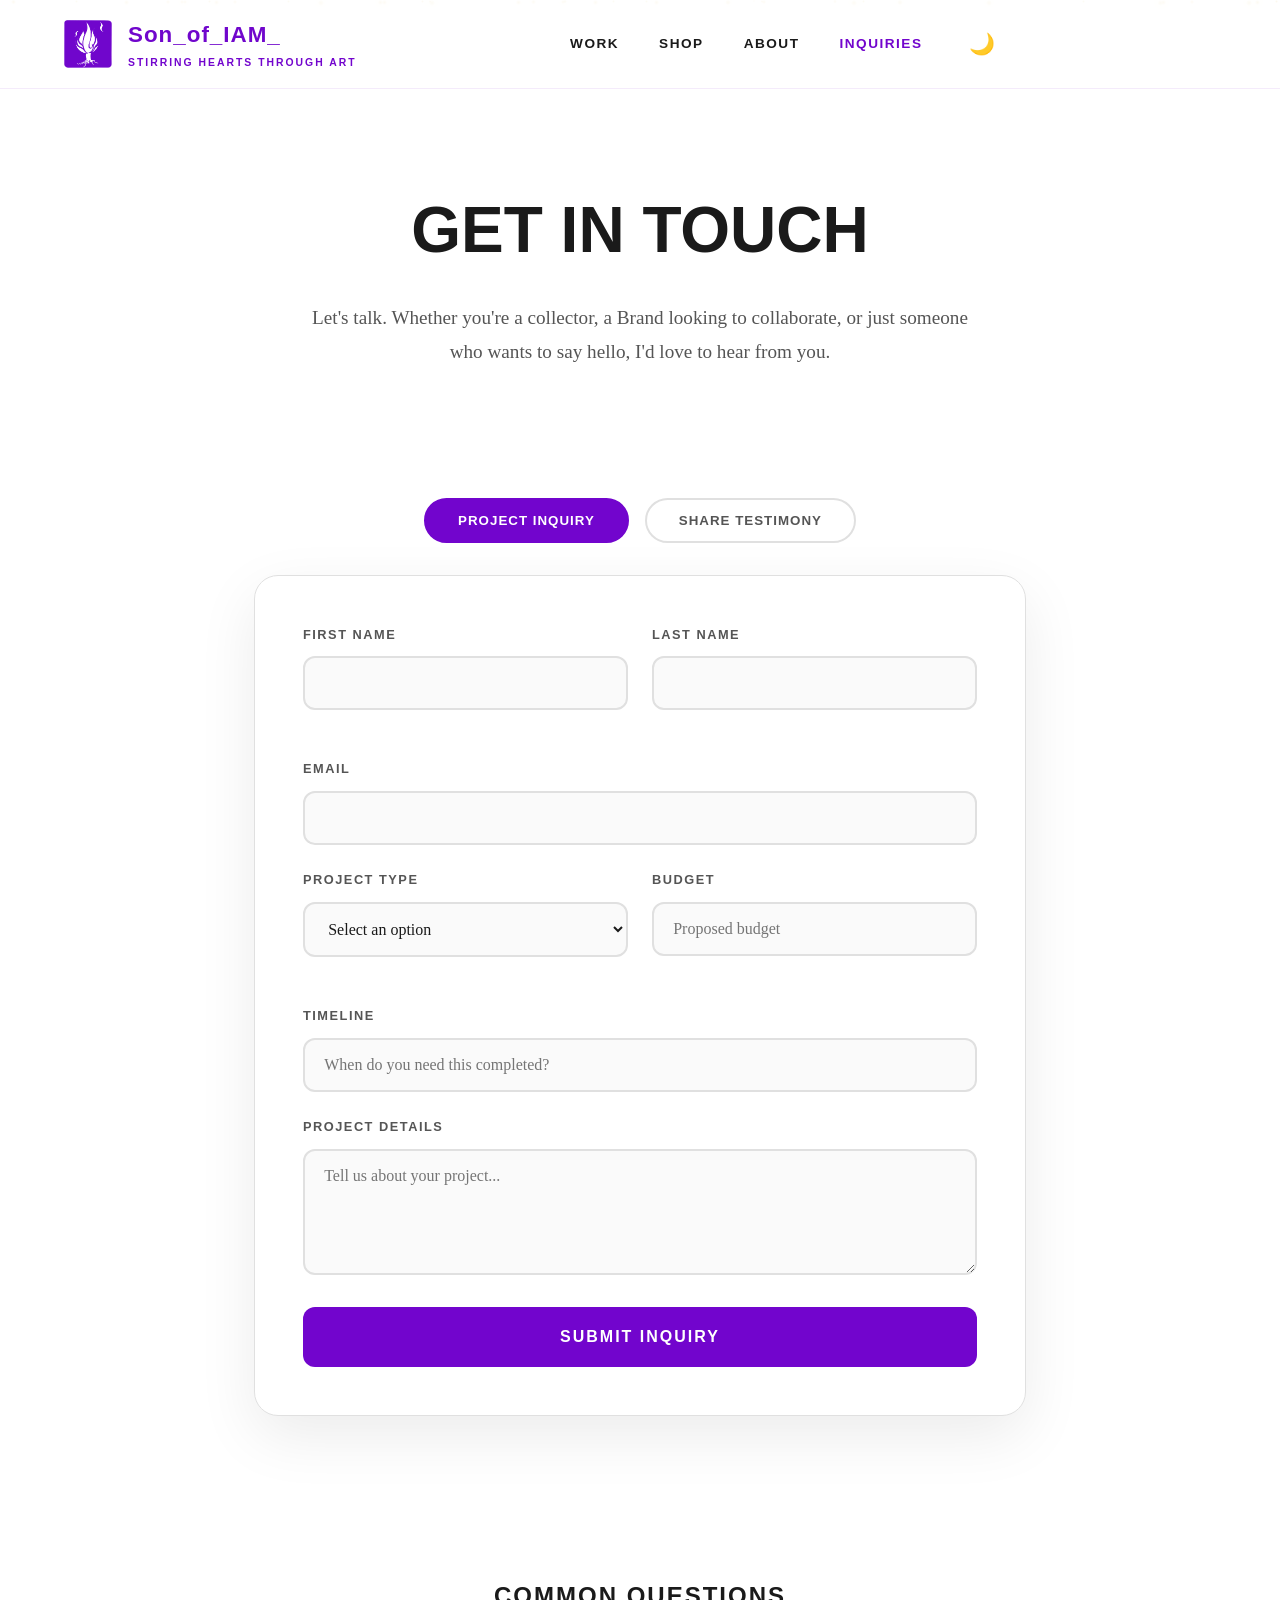
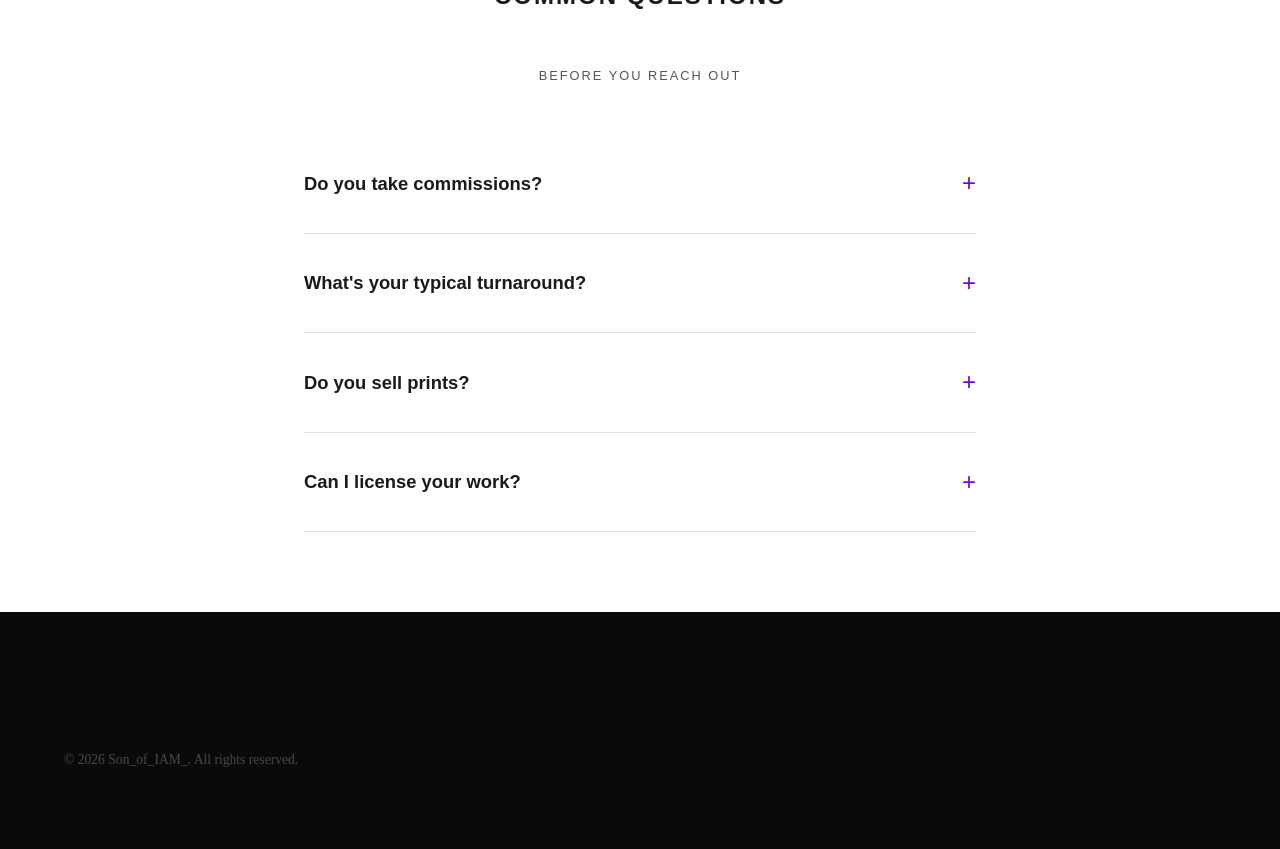
<file: commercial.html>
<!DOCTYPE html>
<html lang="en">
<head>
    <meta charset="UTF-8">
    <meta name="viewport" content="width=device-width, initial-scale=1.0">
    <title>Commercial Hub | Son_of_IAM_</title>
    <link rel="icon" type="image/png" href="Images/LOGO.PNG">
    <link rel="preconnect" href="https://fonts.googleapis.com">
    <link href="https://fonts.googleapis.com/css2?family=Caveat:wght@400;600;700&display=swap" rel="stylesheet">
    <link rel="stylesheet" href="style.css?v=2.2">
    
    <!-- Custom Domain SEO / Open Graph Tags -->
    <meta property="og:title" content="Commercial Hub | Son_of_IAM_">
    <meta property="og:description" content="Nigerian creative spreading the gospel through digital art, 3D renders, and visual storytelling.">
    <meta property="og:image" content="https://sonofiam.com/Images/hero-background.jpg">
    <meta property="og:url" content="https://sonofiam.com/commercial.html">
    <meta name="twitter:card" content="summary_large_image">
<!-- Google tag (gtag.js) -->
<script async src="https://www.googletagmanager.com/gtag/js?id=G-XMK59NQ2PR"></script>
<script>
  window.dataLayer = window.dataLayer || [];
  function gtag(){dataLayer.push(arguments);}
  gtag('js', new Date());

  gtag('config', 'G-XMK59NQ2PR');
</script>
    <style>
        .commercial-hero { margin-top: 80px; padding: 6rem 5%; text-align: center; max-width: 800px; margin-left: auto; margin-right: auto; }
        .commercial-hero h1 { font-size: clamp(2.5rem, 5vw, 4rem); margin-bottom: 1rem; text-transform: uppercase; }
        .commercial-hero > p { color: var(--text-muted); font-size: 1.2rem; line-height: 1.8; margin-bottom: 2rem; }

        .contact-section { max-width: 900px; margin: 0 auto; padding: 2rem 5% 5rem; }
        .contact-form { background: var(--bg-white); padding: 3rem; border-radius: 24px; box-shadow: 0 20px 60px rgba(0,0,0,0.08); border: 1px solid var(--border-light); }
        .form-row { display: grid; grid-template-columns: 1fr 1fr; gap: 1.5rem; margin-bottom: 1.5rem; }
        .form-group { margin-bottom: 1.5rem; }
        .form-group label { display: block; font-weight: 600; font-size: 0.8rem; text-transform: uppercase; letter-spacing: 1.5px; margin-bottom: 0.7rem; font-family: var(--font-primary); color: var(--text-muted); }
        .form-group input, .form-group select, .form-group textarea { width: 100%; padding: 1rem 1.2rem; border: 2px solid var(--border-light); border-radius: 12px; background: var(--bg-light); color: var(--text-dark); font-family: inherit; font-size: 1rem; transition: var(--transition); }
        .form-group input:focus, .form-group select:focus, .form-group textarea:focus { border-color: var(--color-dominant); outline: none; background: var(--bg-white); }
        
        .submit-btn { width: 100%; padding: 1.3rem; background: var(--color-dominant); color: white; border: none; border-radius: 12px; font-weight: 700; text-transform: uppercase; letter-spacing: 2px; font-family: var(--font-primary); cursor: pointer; font-size: 1rem; transition: var(--transition); }
        .submit-btn:hover { background: var(--color-compliment); transform: translateY(-2px); box-shadow: 0 15px 40px rgba(114, 5, 205, 0.3); }

        .faq-section { max-width: 800px; margin: 5rem auto; padding: 0 5%; }
        .faq-section h2 { text-align: center; margin-bottom: 3rem; text-transform: uppercase; letter-spacing: 2px; }
        details { border-bottom: 1px solid var(--border-light); padding: 1.8rem 0; }
        summary { font-weight: 700; font-size: 1.15rem; cursor: pointer; list-style: none; display: flex; justify-content: space-between; align-items: center; font-family: var(--font-primary); }
        summary::after { content: '+'; color: var(--color-dominant); font-size: 1.5rem; font-weight: 300; }
        details[open] summary::after { content: '−'; }
        details p { margin-top: 1.2rem; color: var(--text-muted); padding-left: 15px; border-left: 3px solid var(--color-compliment); line-height: 1.8; font-size: 1.05rem; }

        /* Tab System Styles */
        .form-tabs { display: flex; justify-content: center; gap: 1rem; margin-bottom: 2rem; }
        .form-tab-btn { padding: 0.8rem 2rem; background: transparent; border: 2px solid var(--border-light); border-radius: 30px; font-family: var(--font-primary); font-weight: 700; text-transform: uppercase; letter-spacing: 1px; color: var(--text-muted); cursor: pointer; transition: var(--transition); }
        .form-tab-btn.active { background: var(--color-dominant); border-color: var(--color-dominant); color: white; }
        .form-panel { display: none; animation: fadeIn 0.5s ease; }
        .form-panel.active { display: block; }
        
        @media (max-width: 600px) { .form-row { grid-template-columns: 1fr; } .contact-form { padding: 1.5rem; } }
        [data-theme="dark"] .contact-form { background: var(--bg-light); border-color: var(--border-light); }
    </style>
</head>
<body>

    <header id="mainHeader">
        <div class="nav-container">
            <a href="index.html" class="logo-wrapper">
                <div class="logo-icon"><img src="Images/LOGO.PNG" alt="Son_of_IAM_ Logo" onerror="this.style.display='none'; this.parentElement.innerHTML='<span style=\'font-size:24px;\'>🔥</span>';"></div>
                <div class="logo-text"><span class="logo">Son_of_IAM_</span><span class="logo-tagline">Stirring Hearts Through Art</span></div>
            </a>
            <div class="nav-right">
                <nav class="desktop-menu">
                    <a href="work.html">Work</a>
                    <a href="shop.html">Shop</a>
                    <a href="about.html">About</a>
                    <a href="commercial.html" style="color: var(--color-dominant);">Inquiries</a>
                </nav>
                <button class="theme-toggle" aria-label="Toggle Dark Mode">🌙</button>
            </div>
            <div style="display: flex; align-items: center; gap: 15px;">
                <button id="mobile-theme-toggle" class="theme-toggle" aria-label="Toggle Dark Mode">🌙</button>
                <button class="hamburger" aria-label="Toggle menu" onclick="toggleMenu()"><span></span><span></span><span></span></button>
            </div>
        </div>
    </header>

    <div class="overlay" onclick="toggleMenu()"></div>
    <div class="mobile-menu">
        <a href="work.html" onclick="toggleMenu()">Work</a>
        <a href="shop.html" onclick="toggleMenu()">Shop</a>
        <a href="about.html" onclick="toggleMenu()">About</a>
        <a href="https://medium.com/@xyvyhnd" target="_blank" onclick="toggleMenu()">Articles</a>
        <a href="commercial.html" onclick="toggleMenu()">Commercial</a>
    </div>

    <section class="commercial-hero">
        <h1 class="reveal">Get in touch</h1>
        <p class="reveal">Let's talk. Whether you're a collector, a Brand looking to collaborate, or just someone who wants to say hello, I'd love to hear from you.</p>
    </section>

    <section class="contact-section" id="get-in-touch" style="padding-top: 0;">
        <div class="form-tabs reveal">
            <button class="form-tab-btn active" onclick="switchForm(event, 'inquiry')">Project Inquiry</button>
            <button class="form-tab-btn" onclick="switchForm(event, 'testimony')">Share Testimony</button>
        </div>

        <div id="panel-inquiry" class="form-panel active reveal">
            <form action="https://formspree.io/f/xyklyowb" method="POST" class="contact-form ajax-form">
                <input type="hidden" name="_subject" value="New Project Inquiry!">
                
                <div class="form-row">
                    <div class="form-group"><label>First Name</label><input type="text" name="First Name" required></div>
                    <div class="form-group"><label>Last Name</label><input type="text" name="Last Name" required></div>
                </div>
                <div class="form-group"><label>Email</label><input type="email" name="Email" required></div>
                <div class="form-row">
                    <div class="form-group">
                        <label>Project Type</label>
                        <select name="Project Type" required>
                            <option value="">Select an option</option>
                            <option value="Commission/purchase">Commission / Purchase</option>
                            <option value="Brand collaboration">Brand Collaboration</option>
                            <option value="Press/interview">Press / Interview</option>
                            <option value="Just saying Hello">Just Saying Hello</option>
                        </select>
                    </div>
                    <div class="form-group"><label>Budget</label><input type="text" name="Budget" placeholder="Proposed budget"></div>
                </div>
                <div class="form-group"><label>Timeline</label><input type="text" name="Timeline" placeholder="When do you need this completed?"></div>
                <div class="form-group"><label>Project Details</label><textarea name="Message" rows="5" placeholder="Tell us about your project..." required></textarea></div>
                <button type="submit" class="submit-btn">Submit Inquiry</button>
            </form>
        </div>

        <div id="panel-testimony" class="form-panel reveal">
            <form action="https://formspree.io/f/xyklyowb" method="POST" class="contact-form ajax-form">
                <input type="hidden" name="_subject" value="New Testimony Submitted!">

                <div class="form-row">
                    <div class="form-group"><label>Full Name</label><input type="text" name="Full Name" required></div>
                    <div class="form-group"><label>Email Address</label><input type="email" name="Email" required></div>
                </div>
                <div class="form-row">
                    <div class="form-group"><label>Location (Optional)</label><input type="text" name="Location"></div>
                    <div class="form-group"><label>Subject</label><input type="text" name="Subject"></div>
                </div>
                <div class="form-group"><label>Your Testimony</label><textarea name="Testimony" rows="6" required placeholder="Share your experience here..."></textarea></div>
                <button type="submit" class="submit-btn">Submit Testimony</button>
            </form>
        </div>
    </section>

    <section class="faq-section">
        <h2 class="reveal">Common Questions</h2>
        <p style="text-align: center; color: var(--text-muted); margin-bottom: 3rem; font-family: var(--font-primary); text-transform: uppercase; letter-spacing: 2px; font-size: 0.8rem;" class="reveal">Before you reach out</p>
        
        <details class="reveal">
            <summary>Do you take commissions?</summary>
            <p>Yes, but selectively. I take on a limited number of personal commissions each year. For the best chance of working together, reach out with a clear vision and timeline.</p>
        </details>
        <details class="reveal">
            <summary>What's your typical turnaround?</summary>
            <p>It depends on the project. Simple pieces take 2-4 weeks. Complex campaigns can take up to 2-3 months. I'll give you a timeline once I understand your needs.</p>
        </details>
        <details class="reveal">
            <summary>Do you sell prints?</summary>
            <p>Yes. Our shop opens soon featuring Open Edition prints, Digital Wallpaper Packs, and more. Join the waiting list so you don’t miss out.</p>
        </details>
        <details class="reveal">
            <summary>Can I license your work?</summary>
            <p>For commercial licensing (ads, products, media), please use the form above to reach out. All licensing is handled through Son_of_IAM_ studios.</p>
        </details>
    </section>

    <footer>
        <div class="footer-bottom" style="margin-bottom: 30px; text-align: center; opacity: 0.5;">© 2026 Son_of_IAM_. All rights reserved.</div>
    </footer>

    <script src="script.js"></script>
    <script>
        // 1. Tab Switcher Logic
        function switchForm(e, formName) {
            document.querySelectorAll('.form-tab-btn').forEach(btn => btn.classList.remove('active'));
            document.querySelectorAll('.form-panel').forEach(panel => panel.classList.remove('active'));
            e.currentTarget.classList.add('active');
            document.getElementById(`panel-${formName}`).classList.add('active');
        }

        // 2. Formspree AJAX Paywall Bypass
        document.querySelectorAll('.ajax-form').forEach(form => {
            form.addEventListener('submit', async function(e) {
                e.preventDefault(); // Stop page redirect
                
                const btn = form.querySelector('button[type="submit"]');
                const originalText = btn.innerText;
                btn.innerText = "Sending...";
                btn.disabled = true;

                try {
                    const response = await fetch(form.action, {
                        method: 'POST',
                        body: new FormData(form),
                        headers: { 'Accept': 'application/json' }
                    });
                    
                    if (response.ok) {
                        window.location.href = "thank-you.html";
                    } else {
                        alert("Oops! There was a problem submitting your form.");
                        btn.innerText = originalText;
                        btn.disabled = false;
                    }
                } catch (error) {
                    alert("Network error. Please try again.");
                    btn.innerText = originalText;
                    btn.disabled = false;
                }
            });
        });
    </script>
</body>
</html>
</file>
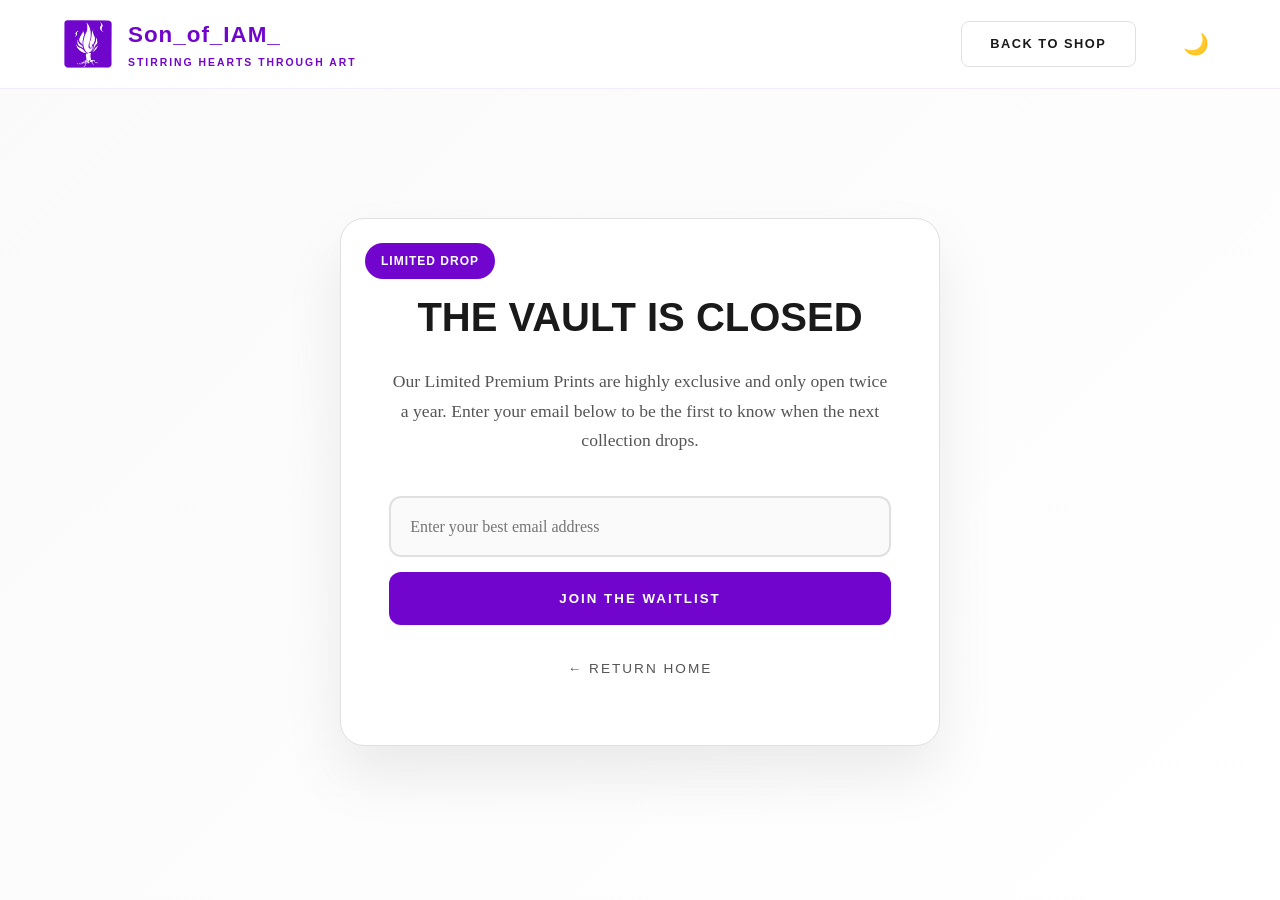
<file: limited.html>
<!DOCTYPE html>
<html lang="en">
<head>
    <meta charset="UTF-8">
    <meta name="viewport" content="width=device-width, initial-scale=1.0">
    <meta property="og:title" content="Son_of_IAM_ | Stirring Hearts Through Art">
<meta property="og:description" content="Nigerian creative spreading the gospel through digital art, 3D renders, and visual storytelling.">
<meta property="og:image" content="https://sonofiam.com/Images/hero-background.jpg">
<meta property="og:url" content="https://sonofiam.com">
<meta name="twitter:card" content="summary_large_image">
    <title>Limited Drop Waitlist | Son_of_IAM_</title>
    <link rel="icon" type="image/png" href="Images/LOGO.PNG">
    <link rel="preconnect" href="https://fonts.googleapis.com">
    <link href="https://fonts.googleapis.com/css2?family=Caveat:wght@400;600;700&display=swap" rel="stylesheet">
    <link rel="stylesheet" href="style.css">
    
    <!-- Custom Domain SEO / Open Graph Tags -->
    <meta property="og:title" content="Limited Drop Waitlist | Son_of_IAM_">
    <meta property="og:description" content="Nigerian creative spreading the gospel through digital art, 3D renders, and visual storytelling.">
    <meta property="og:image" content="https://sonofiam.com/Images/hero-background.jpg">
    <meta property="og:url" content="https://sonofiam.com/limited.html">
    <meta name="twitter:card" content="summary_large_image">

    <style>
        .waitlist-container {
            min-height: 100vh;
            display: flex;
            align-items: center;
            justify-content: center;
            padding: 8rem 5% 4rem;
            background: linear-gradient(135deg, var(--bg-light) 0%, var(--bg-white) 100%);
        }
        .waitlist-box {
            max-width: 600px;
            background: var(--bg-white);
            padding: 4rem 3rem;
            border-radius: 24px;
            box-shadow: 0 30px 60px rgba(0,0,0,0.08);
            border: 1px solid var(--border-light);
            text-align: center;
        }
        [data-theme="dark"] .waitlist-box { background: var(--bg-light); border-color: var(--border-light); }
        .waitlist-box h1 { font-size: 2.5rem; text-transform: uppercase; margin-bottom: 1rem; }
        .waitlist-box p { color: var(--text-muted); font-size: 1.1rem; margin-bottom: 2.5rem; line-height: 1.7; }
        .waitlist-form { display: flex; flex-direction: column; gap: 15px; }
        .waitlist-form input { padding: 1.2rem; border: 2px solid var(--border-light); border-radius: 12px; background: var(--bg-light); font-family: inherit; font-size: 1rem; color: var(--text-dark); transition: var(--transition); }
        .waitlist-form input:focus { border-color: var(--color-dominant); outline: none; background: var(--bg-white); }
        .btn-submit { padding: 1.2rem; background: var(--color-dominant); color: white; border: none; border-radius: 12px; font-weight: 700; text-transform: uppercase; letter-spacing: 2px; font-family: var(--font-primary); cursor: pointer; transition: var(--transition); }
        .btn-submit:hover { background: var(--color-compliment); transform: translateY(-2px); box-shadow: 0 15px 30px rgba(114, 5, 205, 0.3); }
        .back-link { display: inline-block; margin-top: 2rem; font-family: var(--font-primary); font-size: 0.85rem; text-transform: uppercase; letter-spacing: 2px; color: var(--text-muted); transition: var(--transition); }
        .back-link:hover { color: var(--color-dominant); }
    </style>
    <!-- Google tag (gtag.js) -->
<script async src="https://www.googletagmanager.com/gtag/js?id=G-XMK59NQ2PR"></script>
<script>
  window.dataLayer = window.dataLayer || [];
  function gtag(){dataLayer.push(arguments);}
  gtag('js', new Date());

  gtag('config', 'G-XMK59NQ2PR');
</script>
</head>
<body>

    <header id="mainHeader">
        <div class="nav-container">
            <a href="index.html" class="logo-wrapper">
                <div class="logo-icon"><img src="Images/LOGO.PNG" alt="Son_of_IAM_ Logo" onerror="this.style.display='none'; this.parentElement.innerHTML='<span style=\'font-size:24px;\'>🔥</span>';"></div>
                <div class="logo-text">
                    <span class="logo">Son_of_IAM_</span>
                    <span class="logo-tagline">Stirring Hearts Through Art</span>
                </div>
            </a>
            <div class="nav-right">
                <a href="shop.html" class="btn-cta" style="background: transparent; color: var(--text-dark) !important; border: 1px solid var(--border-light);">Back to Shop</a>
                <button class="theme-toggle" aria-label="Toggle Dark Mode">🌙</button>
            </div>
        </div>
    </header>

    <div class="waitlist-container">
        <div class="waitlist-box reveal active">
            <span class="badge limited" style="display:inline-block; padding:0.5rem 1rem; background:var(--color-dominant); color:white; border-radius:30px; font-size:0.75rem; font-weight:700; text-transform:uppercase; letter-spacing:1px; margin-bottom:1.5rem; font-family:var(--font-primary);">Limited Drop</span>
            <h1>The Vault is Closed</h1>
            <p>Our Limited Premium Prints are highly exclusive and only open twice a year. Enter your email below to be the first to know when the next collection drops.</p>
            
            <form action="https://formspree.io/f/xyklyowb" method="POST" class="waitlist-form">
                <input type="email" name="Waitlist Email" placeholder="Enter your best email address" required>
                <button type="submit" class="btn-submit">Join the Waitlist</button>
            </form>

            <a href="index.html" class="back-link">&larr; Return Home</a>
        </div>
    </div>

    <script src="script.js"></script>
    <script>
        // The Formspree Paywall Bypass
        const form = document.querySelector('.waitlist-form');
        if (form) {
            form.addEventListener('submit', async function(e) {
                e.preventDefault(); 
                
                const btn = form.querySelector('.btn-submit');
                const originalText = btn.innerText;
                btn.innerText = "Joining...";
                btn.disabled = true;

                try {
                    const response = await fetch(form.action, {
                        method: 'POST',
                        body: new FormData(form),
                        headers: { 'Accept': 'application/json' }
                    });
                    
                    if (response.ok) {
                        window.location.href = "thank-you.html";
                    } else {
                        btn.innerText = "Error. Try Again.";
                        btn.disabled = false;
                    }
                } catch (error) {
                    btn.innerText = "Network Error.";
                    btn.disabled = false;
                }
            });
        }
    </script>
</body>
</html>
</file>
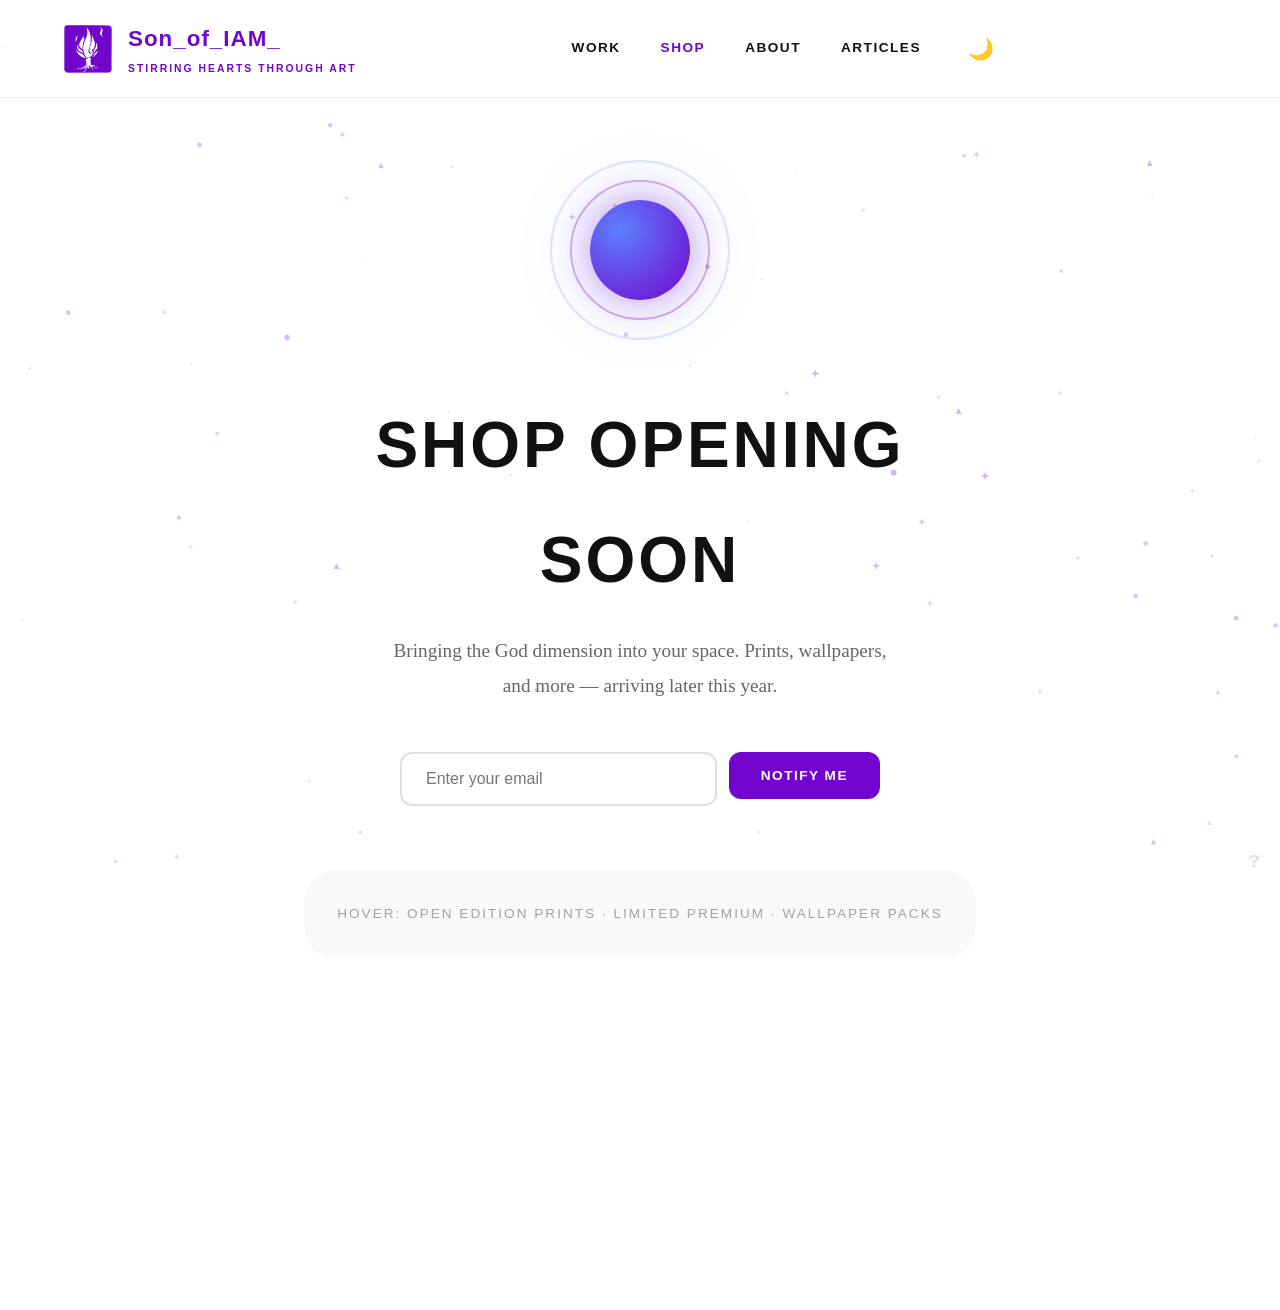
<file: shop.html>
<!DOCTYPE html>
<html lang="en">
<head>
    <meta charset="UTF-8">
    <meta name="viewport" content="width=device-width, initial-scale=1.0">
    <meta property="og:title" content="Son_of_IAM_ | Stirring Hearts Through Art">
    <meta property="og:description" content="Nigerian creative spreading the gospel through digital art, 3D renders, and visual storytelling.">
    <meta property="og:image" content="https://sonofiam.com/Images/hero-background.jpg">
    <meta property="og:url" content="https://sonofiam.com">
    <meta name="twitter:card" content="summary_large_image">
    <title>Shop — The Mysteries | Son_of_IAM_</title>
    <meta name="description" content="The Son_of_IAM_ shop is opening soon. Join the inner circle to be first in line.">
    <link rel="icon" type="image/png" href="Images/LOGO.PNG">
    <link rel="preconnect" href="https://fonts.googleapis.com">
    <link rel="preconnect" href="https://fonts.gstatic.com" crossorigin>
    <link href="https://fonts.googleapis.com/css2?family=Caveat:wght@400;600;700&display=swap" rel="stylesheet">
    <link rel="stylesheet" href="style.css?v=2.2"> 
    
    <script async src="https://www.googletagmanager.com/gtag/js?id=G-XMK59NQ2PR"></script>
    <script>
      window.dataLayer = window.dataLayer || [];
      function gtag(){dataLayer.push(arguments);}
      gtag('js', new Date());
      gtag('config', 'G-XMK59NQ2PR');
    </script>
    
    <style>
        :root {
            --color-dominant: #7205cd;
            --color-compliment: #5D7FFF;
            --bg-light: #f5f5f7;
            --bg-white: #ffffff;
            --text-dark: #111111;
            --text-muted: #666666;
            --border-light: #e0e0e0;
            --font-primary: 'Optima', 'Segoe UI', sans-serif;
            --font-secondary: 'Georgia', 'Times New Roman', serif;
            --font-handwriting: 'Caveat', cursive;
            --transition: all 0.5s cubic-bezier(0.25, 0.46, 0.45, 0.94);
        }
        [data-theme="dark"] {
            --bg-white: #050505;
            --bg-light: #0f0f0f;
            --text-dark: #f5f5f7;
            --text-muted: #888888;
            --border-light: #222222;
        }
        
        * { margin: 0; padding: 0; box-sizing: border-box; }
        html { scroll-behavior: smooth; }
        
        body {
            font-family: var(--font-secondary);
            color: var(--text-dark);
            background: var(--bg-white);
            line-height: 1.8;
            overflow-x: hidden;
            transition: background-color 0.6s ease, color 0.6s ease, filter 1s ease;
            font-size: 18px;
            min-height: 100vh;
            display: flex;
            flex-direction: column;
            position: relative;
        }

        /* -------------------------------------------
           EASTER EGG: BEZALEL MODE (Film Grain & Desaturation)
        ------------------------------------------- */
        body.bezalel-mode {
            filter: grayscale(80%) contrast(1.1) sepia(20%);
        }
        body.bezalel-mode::after {
            content: "";
            position: fixed;
            inset: 0;
            z-index: 9999;
            pointer-events: none;
            background-image: url("data:image/svg+xml,%3Csvg viewBox='0 0 200 200' xmlns='http://www.w3.org/2000/svg'%3E%3Cfilter id='noiseFilter'%3E%3CfeTurbulence type='fractalNoise' baseFrequency='0.85' numOctaves='3' stitchTiles='stitch'/%3E%3C/filter%3E%3Crect width='100%25' height='100%25' filter='url(%23noiseFilter)' opacity='0.08'/%3E%3C/svg%3E");
            opacity: 0.8;
        }

        /* -------------------------------------------
           CANVAS LAYERS
        ------------------------------------------- */
        #interactive-canvas, #fire-canvas {
            position: fixed;
            top: 0; left: 0;
            width: 100vw; height: 100vh;
            pointer-events: none;
        }
        #interactive-canvas { z-index: 0; }
        #fire-canvas { z-index: 6000; opacity: 0; transition: opacity 1s; } 

        header, .coming-soon-hero, footer, .shop-preview, #secret-overlay, #codex-modal, #master-completion-overlay {
            position: relative;
            z-index: 10; 
        }

        /* -------------------------------------------
           HEADER & NAV
        ------------------------------------------- */
        h1, h2, h3 { font-family: var(--font-primary); font-weight: 700; letter-spacing: -0.02em; }
        a { text-decoration: none; color: inherit; }

        header {
            position: fixed;
            top: 0; width: 100%;
            background: rgba(255,255,255,0.85);
            backdrop-filter: blur(20px);
            z-index: 1000;
            padding: 1.2rem 5%;
            border-bottom: 1px solid rgba(114, 5, 205, 0.08);
            transition: var(--transition);
        }
        [data-theme="dark"] header {
            background: rgba(5,5,5,0.85);
            border-bottom: 1px solid rgba(255, 255, 255, 0.05);
        }
        .nav-container { max-width: 1400px; margin: 0 auto; display: flex; justify-content: space-between; align-items: center; }
        
        .logo-wrapper { display: flex; align-items: center; gap: 1rem; user-select: none; position: relative; }
        
        .logo-icon { width: 48px; height: 48px; transition: var(--transition); cursor: pointer; position: relative; }
        .logo-icon img { width: 100%; height: 100%; object-fit: contain; }
        
        .logo-hint {
            position: absolute; top: 130%; left: 50%; transform: translateX(-50%) translateY(10px);
            background: rgba(114, 5, 205, 0.9); color: white; font-size: 0.65rem; padding: 4px 10px;
            border-radius: 4px; white-space: nowrap; opacity: 0; visibility: hidden; transition: all 0.3s ease;
            pointer-events: none; font-family: var(--font-primary); letter-spacing: 1.5px; text-transform: uppercase;
        }
        .logo-icon:hover .logo-hint { opacity: 1; visibility: visible; transform: translateX(-50%) translateY(0); }

        .logo-text { display: flex; flex-direction: column; cursor: pointer; }
        .logo { font-size: 1.4rem; font-weight: 700; color: var(--text-dark); font-family: var(--font-primary); letter-spacing: 1px; transition: color 0.3s; }
        .logo-tagline { font-size: 0.65rem; color: var(--color-dominant); text-transform: uppercase; font-weight: 600; letter-spacing: 2px; font-family: var(--font-primary); transition: color 0.3s; }
        
        .logo-wrapper.golden .logo { color: #d4af37 !important; text-shadow: 0 0 20px rgba(212, 175, 55, 0.8); }
        .logo-wrapper.golden .logo-tagline { color: #d4af37 !important; }
        .logo-wrapper.golden .logo-icon { filter: drop-shadow(0 0 15px #d4af37) hue-rotate(45deg); transform: scale(1.1); }

        .nav-right { display: flex; align-items: center; gap: 2.5rem; }
        .desktop-menu { display: flex; gap: 2.5rem; align-items: center; font-family: var(--font-primary); }
        .desktop-menu a { font-weight: 600; font-size: 0.85rem; transition: var(--transition); position: relative; padding: 0.5rem 0; text-transform: uppercase; letter-spacing: 1.5px; color: var(--text-dark); }
        .desktop-menu a::after { content: ''; position: absolute; bottom: 0; left: 0; width: 0; height: 2px; background: var(--color-dominant); transition: width 0.3s ease; }
        .desktop-menu a:hover::after { width: 100%; }
        
        .theme-toggle { background: none; border: none; font-size: 1.3rem; cursor: pointer; width: 40px; height: 40px; border-radius: 50%; display: flex; align-items: center; justify-content: center; }
        .theme-toggle:hover { background: var(--bg-light); transform: rotate(15deg); }

        .hamburger { display: none; flex-direction: column; background: none; border: none; cursor: pointer; z-index: 1002; padding: 0.5rem; gap: 5px; }
        .hamburger span { width: 26px; height: 2px; background: var(--text-dark); transition: 0.3s; border-radius: 2px; }
        .hamburger.active span:nth-child(1) { transform: rotate(45deg) translate(5px, 5px); background: var(--color-dominant); }
        .hamburger.active span:nth-child(2) { opacity: 0; }
        .hamburger.active span:nth-child(3) { transform: rotate(-45deg) translate(5px, -5px); background: var(--color-dominant); }
        
        .mobile-menu { position: fixed; top: 0; right: -100%; width: 85%; max-width: 400px; height: 100vh; background: var(--bg-white); z-index: 1001; padding: 8rem 3rem; transition: 0.5s cubic-bezier(0.4, 0, 0.2, 1); box-shadow: -10px 0 50px rgba(0,0,0,0.15); font-family: var(--font-primary); overflow-y: auto; }
        .mobile-menu.active { right: 0; }
        .mobile-menu a { display: block; font-size: 1.3rem; padding: 1.2rem 0; border-bottom: 1px solid var(--border-light); font-weight: 600; transition: 0.3s; text-transform: uppercase; letter-spacing: 1px; }
        .mobile-menu a:hover { color: var(--color-dominant); padding-left: 10px; }
        .overlay { position: fixed; inset: 0; background: rgba(0,0,0,0.6); z-index: 1000; display: none; backdrop-filter: blur(8px); opacity: 0; transition: opacity 0.3s; }
        .overlay.active { display: block; opacity: 1; }

        @media (max-width: 900px) { .nav-right { display: none; } .hamburger { display: flex; } }

        /* -------------------------------------------
           MAIN HERO & ORB
        ------------------------------------------- */
        .coming-soon-hero {
            flex: 1; display: flex; flex-direction: column; align-items: center; justify-content: center;
            text-align: center; padding: 10rem 5% 4rem; max-width: 800px; margin: 0 auto;
        }

        .orb-container {
            position: relative; width: 180px; height: 180px; margin-bottom: 3rem;
            cursor: pointer; transition: transform 0.5s ease; user-select: none; -webkit-user-select: none;
        }
        .orb-container:active { transform: scale(0.9); }
        .orb-container.holding .orb { animation: orbHoldPulse 0.5s ease-in-out forwards; box-shadow: 0 0 60px rgba(114, 5, 205, 0.8), 0 0 100px rgba(93, 127, 255, 0.6); }
        .orb-container.holding .orb-ring { border-color: rgba(114, 5, 205, 0.8); animation-duration: 2s; }
        
        .orb {
            position: absolute; top: 50%; left: 50%; transform: translate(-50%, -50%); width: 100px; height: 100px; border-radius: 50%;
            background: radial-gradient(circle at 30% 30%, var(--color-compliment), var(--color-dominant));
            box-shadow: 0 0 40px rgba(114, 5, 205, 0.4), 0 0 80px rgba(93, 127, 255, 0.2);
            animation: orbPulse 3s ease-in-out infinite; transition: box-shadow 0.5s ease;
        }
        .orb-ring {
            position: absolute; top: 50%; left: 50%; transform: translate(-50%, -50%);
            border: 2px solid rgba(114, 5, 205, 0.3); border-radius: 50%; width: 140px; height: 140px;
            animation: orbSpin 8s linear infinite; transition: border-color 0.5s ease;
        }
        .orb-ring:nth-child(2) { width: 180px; height: 180px; border-color: rgba(93, 127, 255, 0.2); animation-duration: 12s; animation-direction: reverse; }
        
        @keyframes orbPulse { 0%, 100% { transform: translate(-50%, -50%) scale(1); opacity: 0.9; } 50% { transform: translate(-50%, -50%) scale(1.15); opacity: 1; } }
        @keyframes orbHoldPulse { 100% { transform: translate(-50%, -50%) scale(1.4); } }
        @keyframes orbSpin { 0% { transform: translate(-50%, -50%) rotate(0deg); } 100% { transform: translate(-50%, -50%) rotate(360deg); } }

        .coming-soon-hero h1 { font-size: clamp(2.5rem, 6vw, 4rem); text-transform: uppercase; letter-spacing: 3px; margin-bottom: 1rem; transition: transform 0.1s ease-out; }
        .coming-soon-hero > p { color: var(--text-muted); font-size: 1.2rem; max-width: 500px; margin-bottom: 3rem; }

        /* Form with Magnetic Button */
        .notify-form { width: 100%; max-width: 480px; display: flex; gap: 0.75rem; flex-wrap: wrap; justify-content: center; z-index: 20; position: relative; }
        .notify-form input { flex: 1; min-width: 240px; padding: 1rem 1.5rem; border: 2px solid var(--border-light); border-radius: 12px; background: var(--bg-white); color: var(--text-dark); font-family: var(--font-primary); font-size: 1rem; transition: var(--transition); }
        .notify-form input:focus { outline: none; border-color: var(--color-dominant); }
        
        .magnetic-wrap { position: relative; display: inline-block; }
        .notify-form button {
            padding: 1rem 2rem; background: var(--color-dominant); color: white; border: none; border-radius: 12px;
            font-family: var(--font-primary); font-weight: 700; text-transform: uppercase; letter-spacing: 1.5px;
            font-size: 0.85rem; cursor: pointer; transition: transform 0.5s cubic-bezier(0.25, 0.46, 0.45, 0.94), background 0.3s;
        }
        .notify-form button:hover { background: var(--color-compliment); }

        /* Cursor Spark Trail Target */
        .shop-preview { margin-top: 4rem; opacity: 0.6; font-family: var(--font-primary); font-size: 0.85rem; text-transform: uppercase; letter-spacing: 2px; color: var(--text-muted); padding: 2rem; cursor: crosshair; }
        
        .spark { position: fixed; width: 4px; height: 4px; background: var(--color-dominant); border-radius: 50%; pointer-events: none; z-index: 9999; animation: sparkFade 0.8s ease-out forwards; box-shadow: 0 0 10px var(--color-dominant); }
        @keyframes sparkFade { 0% { opacity: 1; transform: scale(1) translateY(0); } 100% { opacity: 0; transform: scale(0) translateY(-20px); } }

        /* -------------------------------------------
           MODALS & OVERLAYS
        ------------------------------------------- */
        
        /* Master Completion Celebration */
        #master-completion-overlay {
            position: fixed; inset: 0; background: rgba(5, 2, 10, 0.98); z-index: 9999;
            display: flex; flex-direction: column; align-items: center; justify-content: center;
            opacity: 0; visibility: hidden; transition: opacity 2s ease, visibility 2s; text-align: center; padding: 2rem;
        }
        #master-completion-overlay.revealed { opacity: 1; visibility: visible; }
        .master-glow {
            position: absolute; width: 300px; height: 300px; background: radial-gradient(circle, rgba(212, 175, 55, 0.15) 0%, transparent 70%);
            top: 50%; left: 50%; transform: translate(-50%, -50%); border-radius: 50%; animation: orbPulse 4s infinite alternate; pointer-events: none;
        }
        .master-title {
            font-family: var(--font-primary); font-size: clamp(2rem, 5vw, 4rem); color: #d4af37; text-transform: uppercase;
            letter-spacing: 6px; margin-bottom: 2rem; text-shadow: 0 0 30px rgba(212, 175, 55, 0.4);
            transform: translateY(20px); opacity: 0; transition: all 2s ease 0.5s; position: relative; z-index: 2;
        }
        .master-subtitle {
            font-family: var(--font-secondary); font-size: 1.2rem; color: rgba(255,255,255,0.7); max-width: 600px; font-style: italic; line-height: 1.8;
            transform: translateY(20px); opacity: 0; transition: all 2s ease 1.5s; position: relative; z-index: 2;
        }
        #master-completion-overlay.revealed .master-title,
        #master-completion-overlay.revealed .master-subtitle { transform: translateY(0); opacity: 1; }

        /* Orb Secret Overlay */
        #secret-overlay {
            position: fixed; inset: 0; background: rgba(0, 0, 0, 0.95); z-index: 5000;
            display: flex; flex-direction: column; align-items: center; justify-content: center;
            opacity: 0; visibility: hidden; transition: 1.5s ease; text-align: center; padding: 2rem;
        }
        #secret-overlay.revealed { opacity: 1; visibility: visible; }
        #secret-overlay p.scripture { font-family: var(--font-handwriting); font-size: clamp(2rem, 5vw, 4rem); color: var(--color-dominant); max-width: 800px; margin-bottom: 1rem; text-shadow: 0 0 20px rgba(114, 5, 205, 0.5); transform: translateY(20px); opacity: 0; transition: all 1.5s ease 0.5s; }
        #secret-overlay p.scripture-ref { font-family: var(--font-primary); font-size: 1.2rem; color: var(--color-compliment); letter-spacing: 3px; text-transform: uppercase; transform: translateY(20px); opacity: 0; transition: all 1.5s ease 1s; }
        #secret-overlay.revealed p { transform: translateY(0); opacity: 1; }
        .close-secret { position: absolute; top: 40px; right: 40px; background: none; border: none; color: white; font-size: 2rem; cursor: pointer; opacity: 0.5; transition: 0.3s; z-index: 10; }
        .close-secret:hover { opacity: 1; transform: rotate(90deg); }

        /* Idle Blessing Toast */
        .toast {
            position: fixed; bottom: -100px; left: 50%; transform: translateX(-50%);
            background: var(--bg-white); border: 1px solid var(--border-light); box-shadow: 0 20px 40px rgba(0,0,0,0.2);
            padding: 1.2rem 2rem; border-radius: 30px; font-family: var(--font-primary); font-size: 0.9rem;
            color: var(--text-dark); font-weight: 600; text-transform: uppercase; letter-spacing: 1px;
            z-index: 8000; opacity: 0; transition: all 0.8s cubic-bezier(0.25, 0.46, 0.45, 0.94);
        }
        .toast.show { bottom: 40px; opacity: 1; }

        /* 7-Click Secret Modal */
        #gold-modal {
            position: fixed; inset: 0; background: rgba(255,255,255,0.95); z-index: 6000;
            display: flex; flex-direction: column; align-items: center; justify-content: center;
            opacity: 0; visibility: hidden; transition: 0.5s; text-align: center;
        }
        [data-theme="dark"] #gold-modal { background: rgba(5,5,5,0.95); }
        #gold-modal.active { opacity: 1; visibility: visible; }
        .gold-text { font-family: var(--font-primary); color: #d4af37; font-size: 1.5rem; text-transform: uppercase; letter-spacing: 3px; margin-bottom: 2rem; font-weight: 700; text-shadow: 0 0 20px rgba(212, 175, 55, 0.4); }
        .discount-code { background: var(--bg-light); border: 2px dashed #d4af37; padding: 1rem 3rem; font-size: 2rem; font-family: monospace; font-weight: bold; color: var(--text-dark); border-radius: 12px; }

        /* The Codex (Hint System) */
        .codex-trigger {
            position: fixed; bottom: 20px; right: 20px; font-size: 1.2rem; color: var(--text-muted);
            opacity: 0.2; cursor: pointer; z-index: 9000; transition: 0.3s; font-family: monospace; font-weight: bold;
        }
        .codex-trigger:hover { opacity: 1; color: var(--color-dominant); }
        
        #codex-modal {
            position: fixed; inset: 0; background: rgba(10,10,12,0.98); z-index: 9000;
            display: flex; flex-direction: column; align-items: center; justify-content: center;
            opacity: 0; visibility: hidden; transition: 0.4s; color: #fff;
        }
        #codex-modal.active { opacity: 1; visibility: visible; }
        .codex-content { max-width: 600px; width: 90%; text-align: left; border: 1px solid rgba(114, 5, 205, 0.3); border-radius: 12px; padding: 3rem; background: rgba(0,0,0,0.5); box-shadow: 0 0 50px rgba(114, 5, 205, 0.1); }
        .codex-title { font-family: var(--font-primary); font-size: 2rem; color: var(--color-dominant); text-transform: uppercase; letter-spacing: 4px; margin-bottom: 1rem; border-bottom: 1px solid rgba(255,255,255,0.1); padding-bottom: 1rem; }
        .codex-progress { font-family: monospace; font-size: 1rem; color: #d4af37; margin-bottom: 2rem; }
        .hint-list { list-style: none; display: flex; flex-direction: column; gap: 1.5rem; font-family: var(--font-primary); font-size: 1rem; letter-spacing: 1px; }
        .hint-item { display: flex; gap: 1rem; align-items: flex-start; opacity: 0.6; transition: 0.3s; }
        .hint-item.unlocked { opacity: 1; color: #d4af37; text-shadow: 0 0 10px rgba(212, 175, 55, 0.3); }
        .hint-icon { font-size: 1.2rem; }

        /* Footer */
        footer { background: transparent; padding: 3rem 5%; text-align: center; }
        .footer-bottom { font-family: var(--font-primary); font-size: 0.85rem; text-transform: uppercase; letter-spacing: 2px; opacity: 0.4; cursor: pointer; transition: 0.3s; }
        .footer-bottom:hover { opacity: 1; color: var(--color-dominant); }
    </style>
</head>
<body>

    <!-- CANVAS LAYERS -->
    <canvas id="interactive-canvas"></canvas>
    <canvas id="fire-canvas"></canvas>

    <!-- HEADER -->
    <header id="mainHeader">
        <div class="nav-container">
            
            <div class="logo-wrapper" id="mystery-logo">
                <!-- 7-Click Secret Target (Icon) -->
                <div class="logo-icon">
                    <img src="Images/LOGO.PNG" alt="Son_of_IAM_ Logo" onerror="this.style.display='none';">
                    <span class="logo-hint">Tap 7 times</span>
                </div>
                <!-- Home Link (Text) -->
                <a href="index.html" class="logo-text">
                    <span class="logo">Son_of_IAM_</span>
                    <span class="logo-tagline">Stirring Hearts Through Art</span>
                </a>
            </div>
            
            <div class="nav-right">
                <nav class="desktop-menu">
                    <a href="work.html">Work</a>
                    <a href="shop.html" style="color: var(--color-dominant);">Shop</a>
                    <a href="about.html">About</a>
                    <a href="https://medium.com/@xyvyhnd" target="_blank">Articles</a>
                </nav>
                <button class="theme-toggle" aria-label="Toggle Dark Mode">🌙</button>
            </div>
            
            <div style="display: flex; align-items: center; gap: 15px;">
                <button id="mobile-theme-toggle" class="theme-toggle" style="display: none;" aria-label="Toggle Dark Mode">🌙</button>
                <button class="hamburger" aria-label="Toggle menu" onclick="toggleMenu()">
                    <span></span><span></span><span></span>
                </button>
            </div>
        </div>
    </header>

    <div class="overlay" onclick="toggleMenu()"></div>
    <div class="mobile-menu">
        <a href="work.html" onclick="toggleMenu()">Work</a>
        <a href="shop.html" onclick="toggleMenu()">Shop</a>
        <a href="about.html" onclick="toggleMenu()">About</a>
        <a href="https://medium.com/@xyvyhnd" target="_blank" onclick="toggleMenu()">Articles</a>
    </div>

    <main class="coming-soon-hero">
        
        <!-- Orb Long-Press Target -->
        <div class="orb-container" id="mystery-orb" title="Hold">
            <div class="orb-ring"></div>
            <div class="orb-ring"></div>
            <div class="orb"></div>
            <div class="orb-dot"></div>
        </div>

        <h1>Shop Opening Soon</h1>
        <p>Bringing the God dimension into your space. Prints, wallpapers, and more — arriving later this year.</p>

        <!-- Form with Magnetic Button -->
        <form class="notify-form" action="https://formspree.io/f/xyklyowb" method="POST">
            <input type="email" name="email" placeholder="Enter your email" required>
            <input type="hidden" name="_next" value="https://sonofiam.com/thank-you.html">
            <div class="magnetic-wrap">
                <button type="submit" id="magnetic-btn">Notify Me</button>
            </div>
        </form>

        <!-- Spark Trail Target -->
        <div class="shop-preview" id="spark-zone" title="Move cursor here">
            Hover: Open Edition Prints · Limited Premium · Wallpaper Packs
        </div>
    </main>

    <!-- Overlays -->
    
    <!-- MASTER COMPLETION CELEBRATION -->
    <div id="master-completion-overlay">
        <div class="master-glow"></div>
        <h2 class="master-title">All Mysteries Revealed</h2>
        <p class="master-subtitle">"It is the glory of God to conceal a matter; to search out a matter is the glory of kings."<br>— Proverbs 25:2</p>
        <button class="close-secret" onclick="document.getElementById('master-completion-overlay').classList.remove('revealed')">&times;</button>
    </div>

    <div id="secret-overlay">
        <button class="close-secret" onclick="document.getElementById('secret-overlay').classList.remove('revealed')">&times;</button>
        <p class="scripture">"I have filled him with the Spirit of God in wisdom, in understanding, in knowledge, and in all manner of workmanship..."</p>
        <p class="scripture-ref">Exodus 31:3</p>
    </div>

    <div class="toast" id="idle-toast">Still here? May what you seek find you.</div>

    <div id="gold-modal">
        <button class="close-secret" style="color:var(--text-dark);" onclick="document.getElementById('gold-modal').classList.remove('active')">&times;</button>
        <div class="gold-text">The Golden Seal Unlocked</div>
        <div class="discount-code">BEZALEL7</div>
        <p style="margin-top: 2rem; color: var(--text-muted); font-family: var(--font-primary);">Use this sacred key when the shop opens.</p>
    </div>

    <!-- The Codex (Hints) -->
    <div class="codex-trigger" onclick="document.getElementById('codex-modal').classList.add('active')">?</div>
    
    <div id="codex-modal">
        <button class="close-secret" onclick="document.getElementById('codex-modal').classList.remove('active')">&times;</button>
        <div class="codex-content">
            <div class="codex-title" id="codex-title-text">Codex of Mysteries</div>
            <div class="codex-progress"><span id="unlock-count">0</span>/5 Secrets Revealed</div>
            <ul class="hint-list">
                <li class="hint-item" id="hint-orb">
                    <span class="hint-icon">🔒</span>
                    <span>Some revelations require patience. Hold the center core and wait.</span>
                </li>
                <li class="hint-item" id="hint-logo">
                    <span class="hint-icon">🔒</span>
                    <span>The creator rested on the seventh day. What happens when you tap the emblem seven times?</span>
                </li>
                <li class="hint-item" id="hint-konami">
                    <span class="hint-icon">🔒</span>
                    <span>A classic sequence of directions and letters holds fiery power. [ ↑ ↑ ↓ ↓ ← → ← → B A ]</span>
                </li>
                <li class="hint-item" id="hint-idle">
                    <span class="hint-icon">🔒</span>
                    <span>Be still and know. Wait one minute in complete silence.</span>
                </li>
                <li class="hint-item" id="hint-footer">
                    <span class="hint-icon">🔒</span>
                    <span>The builder's signature at the very end holds a new perspective.</span>
                </li>
            </ul>
        </div>
    </div>

    <footer>
        <!-- Bezalel Mode Target -->
        <div class="footer-bottom" id="copyright-text" title="Click">© 2026 Son_of_IAM_. All rights reserved.</div>
    </footer>

    <script>
        /* ==========================================
           0. SECRETS TRACKER (THE CODEX & MASTER COMPLETION)
        ========================================== */
        let unlockedSecrets = new Set(JSON.parse(localStorage.getItem('sonofiam_secrets')) || []);
        
        function unlockSecret(id) {
            if (!unlockedSecrets.has(id)) {
                unlockedSecrets.add(id);
                localStorage.setItem('sonofiam_secrets', JSON.stringify([...unlockedSecrets]));
                updateCodex();
                
                // Master Completion Check
                if (unlockedSecrets.size === 5 && !localStorage.getItem('sonofiam_master_unlocked')) {
                    setTimeout(() => { triggerMasterCompletion(); }, 1500); 
                }
            }
        }
        
        function updateCodex() {
            document.getElementById('unlock-count').innerText = unlockedSecrets.size;
            unlockedSecrets.forEach(id => {
                const hintEl = document.getElementById(`hint-${id}`);
                if (hintEl && !hintEl.classList.contains('unlocked')) {
                    hintEl.classList.add('unlocked');
                    hintEl.querySelector('.hint-icon').innerText = '🔓';
                }
            });
            if(unlockedSecrets.size === 5 || localStorage.getItem('sonofiam_master_unlocked')) {
                document.getElementById('codex-title-text').innerText = "The Revealed Codex";
            }
        }
        
        function triggerMasterCompletion() {
            localStorage.setItem('sonofiam_master_unlocked', 'true');
            const overlay = document.getElementById('master-completion-overlay');
            if(overlay) overlay.classList.add('revealed');
            
            // Permanently alter particles to Gold
            particles.forEach(p => p.isGolden = true);
        }

        updateCodex(); 

        /* ==========================================
           1. THEME LOGIC
        ========================================== */
        const themeToggle = document.querySelector('.theme-toggle');
        const root = document.documentElement;
        function setTheme(t) {
            if (t === 'dark') { root.setAttribute('data-theme', 'dark'); themeToggle.textContent = '☀️'; localStorage.setItem('theme', 'dark'); }
            else { root.removeAttribute('data-theme'); themeToggle.textContent = '🌙'; localStorage.setItem('theme', 'light'); }
        }
        const saved = localStorage.getItem('theme');
        if (saved) setTheme(saved); else if (window.matchMedia('(prefers-color-scheme: dark)').matches) setTheme('dark');
        themeToggle.addEventListener('click', () => setTheme(root.getAttribute('data-theme') === 'dark' ? 'light' : 'dark'));

        /* ==========================================
           1B. MOBILE MENU LOGIC
        ========================================== */
        function toggleMenu() {
            document.querySelector('.hamburger')?.classList.toggle('active');
            document.querySelector('.mobile-menu')?.classList.toggle('active');
            document.querySelector('.overlay')?.classList.toggle('active');
            const isOpen = document.querySelector('.mobile-menu')?.classList.contains('active');
            document.body.style.overflow = isOpen ? 'hidden' : '';
        }
        
        const mThemeToggle = document.getElementById('mobile-theme-toggle');
        if (mThemeToggle) { 
            function checkMobile(){ mThemeToggle.style.display = window.innerWidth <= 900 ? 'flex' : 'none'; } 
            checkMobile(); 
            window.addEventListener('resize', checkMobile); 
            mThemeToggle.addEventListener('click', () => {
                const current = root.getAttribute('data-theme') === 'dark' ? 'light' : 'dark';
                setTheme(current);
            });
        }

        /* ==========================================
           2. CANVAS ENGINE (Shapes, Drawing, Parallax)
        ========================================== */
        const canvas = document.getElementById('interactive-canvas');
        const ctx = canvas.getContext('2d');
        let width, height, particles = [], ripples = [], paintStrokes = [];
        let mouse = { x: -1000, y: -1000 };
        let isPainting = false;
        let lastX = 0, lastY = 0;
        const isMasterUnlocked = localStorage.getItem('sonofiam_master_unlocked') === 'true';

        function resize() { width = canvas.width = window.innerWidth; height = canvas.height = window.innerHeight; }
        window.addEventListener('resize', resize); resize();

        // Drawing Mechanics & Ripples
        window.addEventListener('mousedown', (e) => {
            if(e.target.closest('button') || e.target.closest('a') || e.target.closest('input') || e.target.closest('.codex-trigger') || e.target.closest('.logo-icon')) return;
            isPainting = true;
            lastX = e.clientX; lastY = e.clientY;
        });

        window.addEventListener('mouseup', () => isPainting = false);

        window.addEventListener('click', (e) => {
            if(e.target.closest('button') || e.target.closest('a') || e.target.closest('input') || e.target.closest('.codex-trigger') || e.target.closest('.logo-icon')) return;
            const style = getComputedStyle(document.body);
            const domColor = style.getPropertyValue('--color-dominant').trim() || '#7205cd';
            const compColor = style.getPropertyValue('--color-compliment').trim() || '#5D7FFF';
            ripples.push({ x: e.clientX, y: e.clientY, radius: 0, alpha: 1, color: Math.random() > 0.5 ? domColor : compColor });
        });

        window.addEventListener('mousemove', (e) => { 
            mouse.x = e.clientX; mouse.y = e.clientY; 

            // Spatial Parallax Depth Illusion
            const px = (window.innerWidth - e.clientX * 2) / 90;
            const py = (window.innerHeight - e.clientY * 2) / 90;
            
            const heroText = document.querySelector('.coming-soon-hero h1');
            if(heroText) heroText.style.transform = `translate(${px * 1.5}px, ${py * 1.5}px)`;
            
            const orbBox = document.querySelector('.orb-container');
            if(orbBox && !orbBox.classList.contains('holding')) {
                orbBox.style.transform = `translate(${px * -1}px, ${py * -1}px)`;
            }

            // Paint Logic
            if (isPainting) {
                const style = getComputedStyle(document.body);
                const domColor = style.getPropertyValue('--color-dominant').trim() || '#7205cd';
                const compColor = style.getPropertyValue('--color-compliment').trim() || '#5D7FFF';
                
                paintStrokes.push({
                    startX: lastX, startY: lastY,
                    endX: e.clientX, endY: e.clientY,
                    color: Math.random() > 0.5 ? domColor : compColor,
                    life: 1.0,
                    width: Math.random() * 3 + 1
                });
                lastX = e.clientX; lastY = e.clientY;
            }
        });

        class Particle {
            constructor() {
                this.x = Math.random() * width; this.y = Math.random() * height;
                this.vx = (Math.random() - 0.5) * 0.5; this.vy = (Math.random() - 0.5) * 0.5;
                this.size = Math.random() * 2 + 1; 
                this.shapeType = Math.floor(Math.random() * 3); 
                this.isGolden = isMasterUnlocked; // Permanent reward
            }
            update() {
                this.x += this.vx; this.y += this.vy;
                if (this.x < 0) this.x = width; if (this.x > width) this.x = 0;
                if (this.y < 0) this.y = height; if (this.y > height) this.y = 0;
                let dx = mouse.x - this.x, dy = mouse.y - this.y;
                let distance = Math.sqrt(dx * dx + dy * dy);
                if (distance < 120) {
                    let force = (120 - distance) / 120;
                    this.x -= (dx / distance) * force * 3; this.y -= (dy / distance) * force * 3;
                }
            }
            draw(isDark) {
                ctx.beginPath();
                
                if (this.isGolden) {
                    ctx.fillStyle = `rgba(212, 175, 55, ${this.size * 0.3})`;
                    ctx.shadowBlur = 10;
                    ctx.shadowColor = '#d4af37';
                } else {
                    ctx.fillStyle = isDark ? `rgba(255, 255, 255, ${this.size * 0.15})` : `rgba(114, 5, 205, ${this.size * 0.1})`;
                    ctx.shadowBlur = 0;
                }
                
                if (this.shapeType === 0) {
                    ctx.arc(this.x, this.y, this.size, 0, Math.PI * 2);
                } else if (this.shapeType === 1) {
                    ctx.moveTo(this.x, this.y - this.size);
                    ctx.lineTo(this.x + this.size, this.y + this.size);
                    ctx.lineTo(this.x - this.size, this.y + this.size);
                } else {
                    ctx.moveTo(this.x, this.y - this.size * 1.5);
                    ctx.lineTo(this.x + this.size * 0.4, this.y - this.size * 0.4);
                    ctx.lineTo(this.x + this.size * 1.5, this.y);
                    ctx.lineTo(this.x + this.size * 0.4, this.y + this.size * 0.4);
                    ctx.lineTo(this.x, this.y + this.size * 1.5);
                    ctx.lineTo(this.x - this.size * 0.4, this.y + this.size * 0.4);
                    ctx.lineTo(this.x - this.size * 1.5, this.y);
                    ctx.lineTo(this.x - this.size * 0.4, this.y - this.size * 0.4);
                }
                ctx.closePath();
                ctx.fill();
                ctx.shadowBlur = 0; // Reset for other strokes
            }
        }
        for (let i = 0; i < 80; i++) particles.push(new Particle());

        function animate() {
            ctx.clearRect(0, 0, width, height);
            const isDark = root.getAttribute('data-theme') === 'dark';
            
            particles.forEach(p => { p.update(); p.draw(isDark); });
            
            for (let i = paintStrokes.length - 1; i >= 0; i--) {
                let stroke = paintStrokes[i];
                stroke.life -= 0.015;
                if (stroke.life <= 0) { paintStrokes.splice(i, 1); continue; }
                
                ctx.beginPath();
                ctx.moveTo(stroke.startX, stroke.startY);
                ctx.lineTo(stroke.endX, stroke.endY);
                ctx.strokeStyle = stroke.color;
                ctx.lineWidth = stroke.width;
                ctx.lineCap = 'round';
                ctx.globalAlpha = stroke.life;
                ctx.shadowBlur = 10;
                ctx.shadowColor = stroke.color;
                ctx.stroke();
                ctx.globalAlpha = 1;
                ctx.shadowBlur = 0;
            }

            for (let i = ripples.length - 1; i >= 0; i--) {
                let r = ripples[i]; r.radius += 2; r.alpha -= 0.015;
                if (r.alpha <= 0) { ripples.splice(i, 1); continue; }
                ctx.beginPath(); ctx.arc(r.x, r.y, r.radius, 0, Math.PI * 2);
                ctx.strokeStyle = r.color; ctx.lineWidth = 2; ctx.globalAlpha = r.alpha;
                ctx.shadowBlur = 15; ctx.shadowColor = r.color; ctx.stroke();
                ctx.globalAlpha = 1; ctx.shadowBlur = 0;
            }
            requestAnimationFrame(animate);
        }
        animate();

        /* ==========================================
           3. EASTER EGG 1: LONG PRESS ORB
        ========================================== */
        const orb = document.getElementById('mystery-orb');
        const secretOverlay = document.getElementById('secret-overlay');
        let pressTimer;
        function startPress(e) {
            if (e.type === 'mousedown' && e.button !== 0) return; 
            orb.classList.add('holding');
            pressTimer = setTimeout(() => {
                secretOverlay.classList.add('revealed');
                orb.classList.remove('holding');
                unlockSecret('orb');
            }, 2000); 
        }
        function cancelPress() { clearTimeout(pressTimer); orb.classList.remove('holding'); }
        orb.addEventListener('mousedown', startPress);
        orb.addEventListener('touchstart', startPress, {passive: true});
        orb.addEventListener('mouseup', cancelPress); orb.addEventListener('mouseleave', cancelPress); orb.addEventListener('touchend', cancelPress);

        /* ==========================================
           4. EASTER EGG 2: SEVENTH CLICK LOGO
        ========================================== */
        const logoWrap = document.getElementById('mystery-logo');
        const logoIcon = logoWrap.querySelector('.logo-icon');
        let clickCount = 0;
        let clickTimer;
        
        function playChime() {
            try {
                const audioCtx = new (window.AudioContext || window.webkitAudioContext)();
                const osc = audioCtx.createOscillator();
                const gain = audioCtx.createGain();
                osc.type = 'sine';
                osc.frequency.setValueAtTime(880, audioCtx.currentTime);
                osc.frequency.exponentialRampToValueAtTime(440, audioCtx.currentTime + 1.5);
                gain.gain.setValueAtTime(0.3, audioCtx.currentTime);
                gain.gain.exponentialRampToValueAtTime(0.01, audioCtx.currentTime + 1.5);
                osc.connect(gain); gain.connect(audioCtx.destination);
                osc.start(); osc.stop(audioCtx.currentTime + 1.5);
            } catch(e) {} 
        }

        logoIcon.addEventListener('click', () => {
            clickCount++;
            clearTimeout(clickTimer);
            if(clickCount === 7) {
                logoWrap.classList.add('golden');
                playChime();
                setTimeout(() => { document.getElementById('gold-modal').classList.add('active'); }, 800);
                unlockSecret('logo');
                clickCount = 0;
            }
            clickTimer = setTimeout(() => { clickCount = 0; logoWrap.classList.remove('golden'); }, 2000);
        });

        /* ==========================================
           5. EASTER EGG 3: KONAMI CODE (Fire Shower)
        ========================================== */
        const konamiCode = ['ArrowUp','ArrowUp','ArrowDown','ArrowDown','ArrowLeft','ArrowRight','ArrowLeft','ArrowRight','b','a'];
        let konamiIndex = 0;
        const fireCanvas = document.getElementById('fire-canvas');
        const fCtx = fireCanvas.getContext('2d');
        let fireParticles = [];
        
        window.addEventListener('keydown', (e) => {
            if (e.key.toLowerCase() === konamiCode[konamiIndex].toLowerCase()) {
                konamiIndex++;
                if (konamiIndex === konamiCode.length) {
                    triggerHolyFire();
                    konamiIndex = 0;
                    unlockSecret('konami');
                }
            } else { konamiIndex = 0; }
        });

        function triggerHolyFire() {
            fireCanvas.width = window.innerWidth; fireCanvas.height = window.innerHeight;
            fireCanvas.style.opacity = '1';
            fireParticles = [];
            for(let i=0; i<200; i++) {
                fireParticles.push({
                    x: Math.random() * window.innerWidth,
                    y: window.innerHeight + Math.random() * 200,
                    vx: (Math.random() - 0.5) * 2,
                    vy: Math.random() * -5 - 2,
                    life: Math.random() * 100 + 50,
                    size: Math.random() * 5 + 2
                });
            }
            
            function animateFire() {
                fCtx.clearRect(0,0, fireCanvas.width, fireCanvas.height);
                fCtx.globalCompositeOperation = 'lighter';
                let allDead = true;
                
                fCtx.fillStyle = 'rgba(114, 5, 205, 0.8)';
                fCtx.font = "bold 40px 'Optima', sans-serif";
                fCtx.textAlign = "center";
                fCtx.shadowBlur = 20; fCtx.shadowColor = '#7205cd';
                fCtx.fillText("THE HOLY SPIRIT IS UPON YOU", fireCanvas.width/2, fireCanvas.height/2);
                fCtx.shadowBlur = 0;

                fireParticles.forEach(p => {
                    if (p.life > 0) {
                        allDead = false;
                        p.x += p.vx; p.y += p.vy; p.life--;
                        fCtx.beginPath(); fCtx.arc(p.x, p.y, p.size, 0, Math.PI*2);
                        fCtx.fillStyle = `rgba(114, 5, 205, ${p.life/150})`;
                        fCtx.fill();
                    }
                });
                if(!allDead) requestAnimationFrame(animateFire);
                else fireCanvas.style.opacity = '0';
            }
            animateFire();
        }

        /* ==========================================
           6. EASTER EGG 4: IDLE BLESSING
        ========================================== */
        let idleTimer;
        const toast = document.getElementById('idle-toast');
        function resetIdle() {
            toast.classList.remove('show');
            clearTimeout(idleTimer);
            idleTimer = setTimeout(() => {
                toast.classList.add('show');
                unlockSecret('idle');
                setTimeout(() => toast.classList.remove('show'), 6000);
            }, 60000); // 60 seconds
        }
        window.addEventListener('mousemove', resetIdle);
        window.addEventListener('keypress', resetIdle);
        window.addEventListener('touchstart', resetIdle, {passive: true});
        resetIdle();

        /* ==========================================
           7. EASTER EGG 5: BEZALEL MODE (Footer)
        ========================================== */
        const copyright = document.getElementById('copyright-text');
        copyright.addEventListener('click', () => {
            document.body.classList.toggle('bezalel-mode');
            if(document.body.classList.contains('bezalel-mode')) unlockSecret('footer');
        });

        /* ==========================================
           8. EASTER EGG 6: SPARK TRAIL ON HOVER
        ========================================== */
        const sparkZone = document.getElementById('spark-zone');
        sparkZone.addEventListener('mousemove', (e) => {
            if(Math.random() > 0.4) return;
            const spark = document.createElement('div');
            spark.className = 'spark';
            spark.style.left = (e.clientX - 2) + 'px';
            spark.style.top = (e.clientY - 2) + 'px';
            document.body.appendChild(spark);
            setTimeout(() => spark.remove(), 800);
        });

        /* ==========================================
           9. MAGNETIC BUTTON (Form)
        ========================================== */
        const magBtn = document.getElementById('magnetic-btn');
        if (magBtn) {
            magBtn.addEventListener('mousemove', (e) => {
                const rect = magBtn.getBoundingClientRect();
                const x = e.clientX - rect.left - rect.width/2;
                const y = e.clientY - rect.top - rect.height/2;
                magBtn.style.transform = `translate(${x * 0.3}px, ${y * 0.3}px)`;
                magBtn.style.transition = 'none';
            });
            magBtn.addEventListener('mouseleave', () => {
                magBtn.style.transform = 'translate(0px, 0px)';
                magBtn.style.transition = 'transform 0.5s cubic-bezier(0.25, 0.46, 0.45, 0.94)';
            });
        }
    </script>
</body>
</html>
</file>
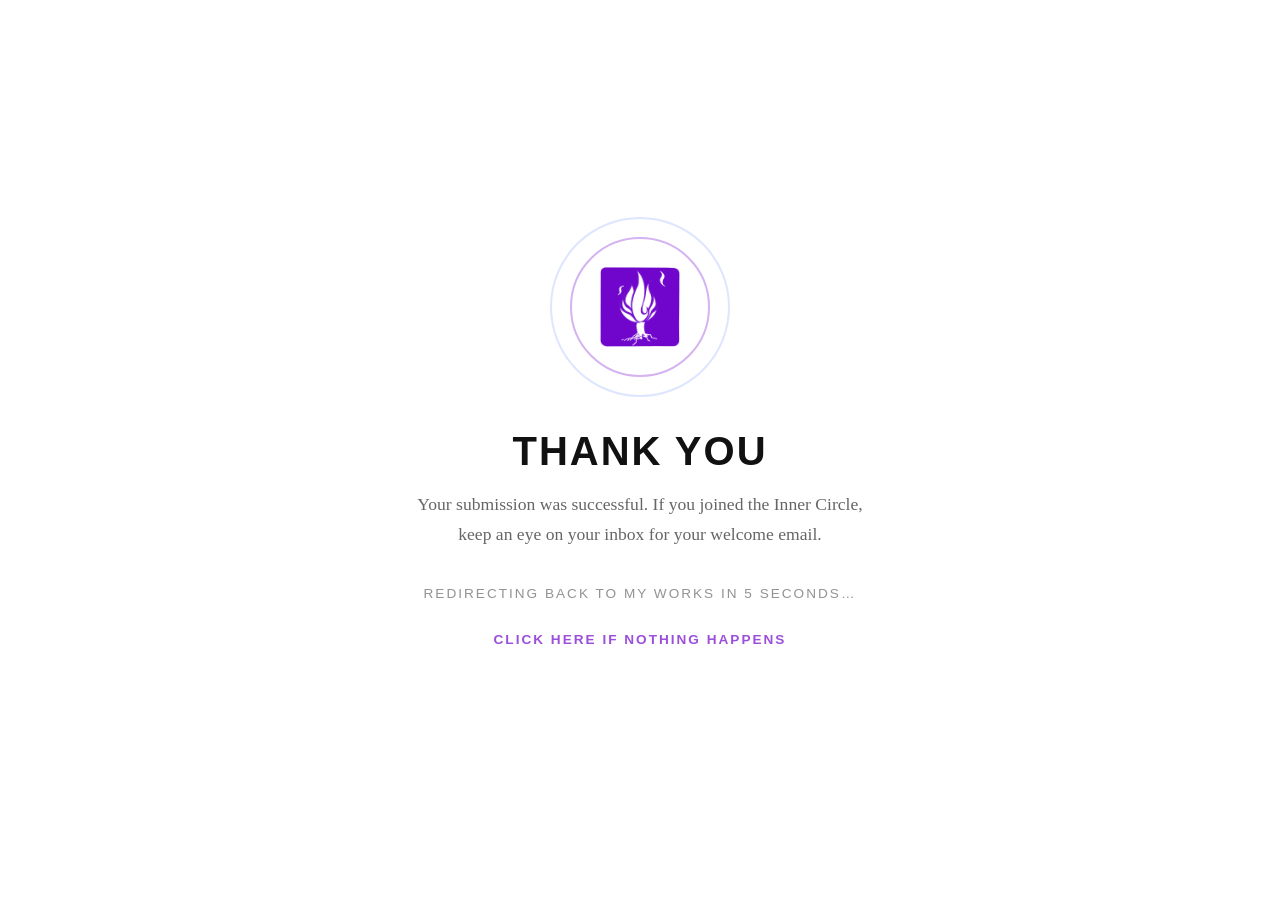
<file: thank-you.html>
<!DOCTYPE html>
<html lang="en">
<head>
    <meta charset="UTF-8">
    <meta name="viewport" content="width=device-width, initial-scale=1.0">
    <title>Thank You | Son_of_IAM_</title>
    <meta http-equiv="refresh" content="5;url=work.html">
    <link rel="icon" type="image/png" href="Images/LOGO.PNG">
    
    <meta property="og:title" content="Thank You | Son_of_IAM_">
    <meta property="og:description" content="Nigerian creative spreading the gospel through digital art, 3D renders, and visual storytelling.">
    <meta property="og:image" content="https://sonofiam.com/Images/hero-background.jpg">
    <meta property="og:url" content="https://sonofiam.com/thank-you.html">
    <meta name="twitter:card" content="summary_large_image">

    <script async src="https://www.googletagmanager.com/gtag/js?id=G-XMK59NQ2PR"></script>
    <script>
      window.dataLayer = window.dataLayer || [];
      function gtag(){dataLayer.push(arguments);}
      gtag('js', new Date());
      gtag('config', 'G-XMK59NQ2PR');
    </script>

    <link href="https://fonts.googleapis.com/css2?family=Caveat:wght@400;600;700&display=swap" rel="stylesheet">
    <style>
        :root {
            --color-dominant: #7205cd;
            --color-compliment: #5D7FFF;
            --bg-white: #ffffff;
            --text-dark: #111111;
            --text-muted: #666666;
            --font-primary: 'Optima', 'Segoe UI', sans-serif;
            --font-secondary: 'Georgia', 'Times New Roman', serif;
        }
        [data-theme="dark"] {
            --bg-white: #050505;
            --text-dark: #f5f5f7;
            --text-muted: #888888;
        }
        * { margin: 0; padding: 0; box-sizing: border-box; }
        body {
            font-family: var(--font-secondary);
            color: var(--text-dark);
            background: var(--bg-white);
            min-height: 100vh;
            display: flex;
            flex-direction: column;
            align-items: center;
            justify-content: center;
            text-align: center;
            padding: 2rem;
            transition: background-color 0.6s ease, color 0.6s ease;
            overflow: hidden;
        }

        /* ── LOGO & ORB ANIMATION ── */
        .orb-container {
            position: relative;
            width: 180px;
            height: 180px;
            margin-bottom: 2rem;
            animation: popIn 0.8s cubic-bezier(0.16, 1, 0.3, 1) forwards;
        }
        .logo-center {
            position: absolute; top: 50%; left: 50%; transform: translate(-50%, -50%);
            width: 80px; height: 80px; z-index: 10;
        }
        .logo-center img {
            width: 100%; height: 100%; object-fit: contain;
            animation: fireGlow 3s infinite alternate;
        }
        .orb-ring {
            position: absolute; top: 50%; left: 50%; transform: translate(-50%, -50%);
            border: 2px solid rgba(114, 5, 205, 0.3); border-radius: 50%;
            width: 140px; height: 140px; animation: orbSpin 8s linear infinite;
        }
        .orb-ring:nth-child(2) {
            width: 180px; height: 180px; border-color: rgba(93, 127, 255, 0.2);
            animation-duration: 12s; animation-direction: reverse;
        }

        @keyframes fireGlow {
            0% { filter: drop-shadow(0 0 8px rgba(114, 5, 205, 0.4)) drop-shadow(0 0 16px rgba(93, 127, 255, 0.2)); }
            50% { filter: drop-shadow(0 0 20px rgba(114, 5, 205, 0.8)) drop-shadow(0 0 30px rgba(93, 127, 255, 0.4)); transform: scale(1.05); }
            100% { filter: drop-shadow(0 0 8px rgba(114, 5, 205, 0.4)) drop-shadow(0 0 16px rgba(93, 127, 255, 0.2)); }
        }
        @keyframes orbSpin { 0% { transform: translate(-50%, -50%) rotate(0deg); } 100% { transform: translate(-50%, -50%) rotate(360deg); } }
        @keyframes popIn { 0% { transform: scale(0); opacity: 0; } 80% { transform: scale(1.1); } 100% { transform: scale(1); opacity: 1; } }

        h1 { font-family: var(--font-primary); font-size: 2.5rem; margin-bottom: 1rem; text-transform: uppercase; letter-spacing: 2px; }
        p { color: var(--text-muted); font-size: 1.1rem; max-width: 450px; margin-bottom: 2rem; line-height: 1.7; }
        .redirect-text { font-family: var(--font-primary); font-size: 0.85rem; text-transform: uppercase; letter-spacing: 2px; color: var(--text-muted); opacity: 0.7; }
        a { color: var(--color-dominant); font-weight: 700; text-decoration: none; }
        a:hover { text-decoration: underline; }
    </style>
</head>
<body>
    <div class="orb-container">
        <div class="orb-ring"></div>
        <div class="orb-ring"></div>
        <div class="logo-center">
            <img src="Images/LOGO.PNG" alt="Son_of_IAM_ Logo" onerror="this.style.display='none'; this.parentElement.innerHTML='<span style=\'font-size:40px;\'>🔥</span>';">
        </div>
    </div>
    
    <h1>Thank You</h1>
    <p>Your submission was successful. If you joined the Inner Circle, keep an eye on your inbox for your welcome email.</p>
    <p class="redirect-text">Redirecting back to my works in 5 seconds…<br><br><a href="index.html">Click here if nothing happens</a></p>

    <script>
        const saved = localStorage.getItem('theme');
        if (saved === 'dark') document.documentElement.setAttribute('data-theme', 'dark');
        else if (!saved && window.matchMedia('(prefers-color-scheme: dark)').matches) document.documentElement.setAttribute('data-theme', 'dark');
    </script>
</body>
</html>
</file>
<file: style.css>
/* ==========================================
CSS VARIABLES & BASE FONTS
=========================================== */
:root {
    --color-dominant: #7205cd;
    --color-compliment: #5D7FFF;
    --color-highlight-dark: #000000;
    --color-highlight-light: #ffffff;
    --bg-light: #fafafa;
    --bg-white: #ffffff;
    --text-dark: #1a1a1a;
    --text-muted: #555555;
    --border-light: #e0e0e0;
    --font-primary: 'Optima', 'Segoe UI', sans-serif;
    --font-secondary: 'Georgia', 'Times New Roman', serif;
    --font-handwriting: 'Caveat', cursive;
    --transition: all 0.4s cubic-bezier(0.25, 0.46, 0.45, 0.94);
}

[data-theme="dark"] {
    --bg-white: #0a0a0a;
    --bg-light: #121212;
    --text-dark: #f0f0f0;
    --text-muted: #999999;
    --border-light: #2a2a2a;
    --color-highlight-dark: #ffffff;
    --color-highlight-light: #000000;
}

* { margin: 0; padding: 0; box-sizing: border-box; }
html { scroll-behavior: smooth; }

body {
    font-family: var(--font-secondary);
    color: var(--text-dark) !important;
    background-color: var(--bg-white) !important;
    line-height: 1.7;
    overflow-x: hidden;
    transition: background-color 0.5s ease, color 0.5s ease;
}

h1, h2, h3, h4, h5, h6 { font-family: var(--font-primary); font-weight: 700; color: var(--text-dark); }
a { text-decoration: none; color: inherit; }
ul { list-style: none; }
img { max-width: 100%; display: block; }

/* Scroll Reveal Animation */
.reveal { opacity: 0; transform: translateY(40px); transition: opacity 0.8s ease, transform 0.8s ease; }
.reveal.active { opacity: 1; transform: translateY(0); }

/* Scripture */
.scripture { font-family: var(--font-handwriting); font-size: 2.4rem; line-height: 1.3; color: var(--color-dominant); margin-bottom: 0.5rem; }
.scripture-reference { font-family: var(--font-handwriting); font-size: 1.5rem; color: var(--text-muted); }

/* ==========================================
2. HEADER & NAV
=========================================== */
header {
    position: fixed; top: 0; width: 100%;
    background: rgba(255,255,255,0.85); backdrop-filter: blur(20px);
    z-index: 1000; padding: 1rem 5%; border-bottom: 1px solid rgba(114, 5, 205, 0.08);
    transition: var(--transition);
}

[data-theme="dark"] header { background: rgba(10,10,10,0.85); border-bottom: 1px solid rgba(255, 255, 255, 0.05); }
header.scrolled { padding: 0.7rem 5%; box-shadow: 0 4px 30px rgba(114, 5, 205, 0.1); }

.nav-container { max-width: 1400px; margin: 0 auto; display: flex; justify-content: space-between; align-items: center; }
.logo-wrapper { display: flex; align-items: center; gap: 1rem; }
.logo-icon { width: 48px; height: 48px; position: relative; }

@keyframes fireGlow {
    0% { filter: drop-shadow(0 0 8px rgba(114, 5, 205, 0.4)) drop-shadow(0 0 16px rgba(93, 127, 255, 0.2)); }
    50% { filter: drop-shadow(0 0 20px rgba(114, 5, 205, 0.8)) drop-shadow(0 0 30px rgba(93, 127, 255, 0.4)); transform: translateY(-2px) scale(1.02); }
    100% { filter: drop-shadow(0 0 8px rgba(114, 5, 205, 0.4)) drop-shadow(0 0 16px rgba(93, 127, 255, 0.2)); }
}

.logo-icon img { width: 100%; height: 100%; object-fit: contain; animation: fireGlow 3s infinite alternate; }
.logo-text { display: flex; flex-direction: column; }
.logo { 
    font-size: 1.4rem; 
    font-weight: 700; 
    color: #7006CC !important; /* Your custom purple */
    font-family: var(--font-primary); 
    letter-spacing: 1px; 
}
.logo-tagline { font-size: 0.65rem; color: var(--color-dominant); text-transform: uppercase; font-weight: 600; letter-spacing: 2px; font-family: var(--font-primary); }

.nav-right { display: flex; align-items: center; gap: 2.5rem; }
.desktop-menu { display: flex; gap: 2.5rem; align-items: center; font-family: var(--font-primary); }
.desktop-menu a { font-weight: 600; font-size: 0.85rem; transition: var(--transition); position: relative; padding: 0.5rem 0; text-transform: uppercase; letter-spacing: 1.5px; color: var(--text-dark); }
.desktop-menu a::after { content: ''; position: absolute; bottom: 0; left: 0; width: 0; height: 2px; background: var(--color-dominant); transition: width 0.3s ease; }
.desktop-menu a:hover::after { width: 100%; }
.desktop-menu a:hover { color: var(--color-dominant); }

.dropdown { position: relative; }
.dropdown-menu {
    position: absolute; top: 100%; right: 0; background: var(--bg-white);
    min-width: 280px; box-shadow: 0 20px 50px rgba(0,0,0,0.12);
    border-radius: 16px; padding: 1rem 0; opacity: 0; visibility: hidden;
    transition: all 0.3s ease; transform: translateY(-10px); border: 1px solid var(--border-light);
}
.dropdown:hover .dropdown-menu { opacity: 1; visibility: visible; transform: translateY(0); }
.dropdown-menu a { display: block; padding: 0.8rem 1.8rem; font-size: 0.85rem; border-bottom: 1px solid transparent; }
.dropdown-menu a:hover { color: var(--color-dominant); background: var(--bg-light); padding-left: 2.2rem; }
.dropdown-menu a::after { display: none; }

.theme-toggle { background: none; border: none; font-size: 1.3rem; cursor: pointer; transition: 0.3s; width: 40px; height: 40px; border-radius: 50%; display: flex; align-items: center; justify-content: center; }
.theme-toggle:hover { background: var(--bg-light); transform: rotate(15deg); }

.btn-cta {
    display: inline-block; background: var(--color-dominant); color: white !important;
    padding: 0.7rem 1.8rem; border-radius: 8px; font-weight: 700; border: none;
    cursor: pointer; transition: var(--transition); font-family: var(--font-primary);
    text-transform: uppercase; font-size: 0.8rem; letter-spacing: 1.5px;
}
.btn-cta:hover { background: var(--color-compliment); transform: translateY(-2px); box-shadow: 0 10px 30px rgba(114, 5, 205, 0.3); }

/* Mobile Nav */
.hamburger { display: none; flex-direction: column; background: none; border: none; cursor: pointer; z-index: 1002; padding: 0.5rem; gap: 5px; }
.hamburger span { width: 26px; height: 2px; background: var(--text-dark); transition: 0.3s; border-radius: 2px; }
.hamburger.active span:nth-child(1) { transform: rotate(45deg) translate(5px, 5px); background: var(--color-dominant); }
.hamburger.active span:nth-child(2) { opacity: 0; }
.hamburger.active span:nth-child(3) { transform: rotate(-45deg) translate(5px, -5px); background: var(--color-dominant); }

#mobile-theme-toggle { display: none; }
@media (max-width: 900px) {
    #mobile-theme-toggle { display: flex; }
}

.mobile-menu {
    position: fixed; top: 0; right: -100%; width: 85%; max-width: 400px; height: 100vh;
    background: var(--bg-white); z-index: 1001; padding: 8rem 3rem 2.5rem;
    transition: 0.5s cubic-bezier(0.4, 0, 0.2, 1); box-shadow: -10px 0 50px rgba(0,0,0,0.15);
    font-family: var(--font-primary); overflow-y: auto;
    display: flex; flex-direction: column;
}
.mobile-menu.active { right: 0; }
.mobile-menu a { display: block; font-size: 1.3rem; padding: 1.2rem 0; border-bottom: 1px solid var(--border-light); font-weight: 600; transition: 0.3s; text-transform: uppercase; letter-spacing: 1px; }
.mobile-menu a:hover { color: var(--color-dominant); padding-left: 10px; }

.overlay { position: fixed; inset: 0; background: rgba(0,0,0,0.6); z-index: 1000; display: none; backdrop-filter: blur(8px); opacity: 0; transition: opacity 0.3s; }
.overlay.active { display: block; opacity: 1; }

/* ==========================================
3. HERO & SECTIONS
=========================================== */
.hero {
    margin-top: 60px; padding: 10rem 5%; width: 100vw; max-width: 100vw;
    background-color: #05020a;
    background-image: linear-gradient(rgba(20, 5, 40, 0.6), rgba(10, 10, 10, 0.8)), url('https://res.cloudinary.com/mst703ng/image/upload/v1783785775/Messiah_s_Love_painting_ihro5h.webp');
    background-size: cover; background-position: center; background-attachment: fixed;
    color: #ffffff !important; text-align: center; position: relative; overflow: hidden;
}

.hero::before {
    content: ''; position: absolute; top: -50%; left: -50%; width: 200%; height: 200%;
    background: radial-gradient(circle at 50% 50%, rgba(114, 5, 205, 0.3) 0%, transparent 50%),
    radial-gradient(circle at 80% 20%, rgba(93, 127, 255, 0.2) 0%, transparent 40%);
    animation: rotate 20s linear infinite; z-index: 1; pointer-events: none; mix-blend-mode: screen;
}

@keyframes rotate { from { transform: rotate(0deg); } to { transform: rotate(360deg); } }

.hero-content { position: relative; z-index: 2; max-width: 900px; margin: 0 auto; }
.hero h1 { font-size: clamp(2.5rem, 7vw, 6.5rem); line-height: 1.05; margin-bottom: 1.5rem; letter-spacing: -0.03em; text-wrap: balance; color: #ffffff !important; text-shadow: 0 4px 25px rgba(0,0,0,0.9); }
.hero p { font-size: 1.25rem; max-width: 700px; margin: 0 auto 2.5rem; opacity: 0.95; line-height: 1.8; color: #ffffff !important; text-shadow: 0 2px 15px rgba(0,0,0,0.9); }
.hero .scripture { color: var(--color-dominant) !important; font-size: 2rem; margin: 0 auto 1rem; text-shadow: 0 2px 10px rgba(0,0,0,0.9); }
.hero .scripture-reference { color: rgba(255,255,255,0.8) !important; font-size: 1.3rem; text-shadow: 0 2px 10px rgba(0,0,0,0.9); }

section { padding: 6rem 5%; max-width: 1400px; margin: 0 auto; }
.section-header { text-align: center; margin-bottom: 4rem; }
.section-title { font-size: clamp(2rem, 4vw, 3.5rem); margin-bottom: 1rem; text-transform: uppercase; letter-spacing: 2px; color: var(--text-dark); }
.section-subtitle { color: var(--text-muted); max-width: 600px; margin: 0 auto; font-size: 1.15rem; }

/* Home About */
.home-about-split { display: grid; grid-template-columns: 1fr 1.4fr; gap: 5rem; align-items: center; padding: 8rem 5%; }
.about-portrait { aspect-ratio: 3/4; background: var(--bg-light); border-radius: 20px; overflow: hidden; box-shadow: 0 30px 60px rgba(0,0,0,0.12); }
.about-portrait img { width: 100%; height: 100%; object-fit: cover; transition: 0.7s; }
.about-portrait:hover img { transform: scale(1.05); }
.about-text-content h2 { text-align: left; margin-bottom: 1.5rem; }
.about-text-content .lead { font-size: 1.4rem; font-weight: 600; color: var(--color-dominant); margin-bottom: 1.5rem; font-family: var(--font-primary); }
.about-text-content p { color: var(--text-muted); font-size: 1.1rem; margin-bottom: 2rem; }

/* Disciplines */
.disciplines-section {
    background-color: #0a0512;
    background-image: linear-gradient(135deg, rgba(15, 5, 24, 0.95) 0%, rgba(26, 10, 46, 0.95) 100%), url('Images/disciplines-bg.jpg');
    background-size: cover; background-attachment: fixed;
    padding: 8rem 5%; position: relative; overflow: hidden; margin: 4rem 0; max-width: 100vw;
}
.disciplines-content { max-width: 1400px; margin: 0 auto; position: relative; z-index: 2; }
.disciplines-section .section-title { color: white; text-align: center; margin-bottom: 4rem; }
.discipline-grid { display: grid; grid-template-columns: repeat(auto-fit, minmax(400px, 1fr)); gap: 3rem; }
.discipline-item { padding: 2.5rem; background: rgba(255,255,255,0.03); border: 1px solid rgba(255,255,255,0.08); border-radius: 20px; transition: var(--transition); }
.discipline-item:hover { transform: translateY(-10px); border-color: rgba(114, 5, 205, 0.3); background: rgba(255,255,255,0.06); }
.discipline-item h3 { font-size: 5rem; color: var(--color-dominant); opacity: 0.4; line-height: 1; margin-bottom: 1.5rem; font-family: var(--font-primary); }
.discipline-item h4 { font-size: 1.4rem; color: white !important; margin-bottom: 1rem; }
.discipline-item p { color: rgba(255,255,255,0.7) !important; font-size: 1.05rem; }

/* Gallery */
.work-categories { display: flex; justify-content: center; flex-wrap: wrap; gap: 1rem; margin-bottom: 3rem; }
.work-categories a { padding: 0.7rem 1.8rem; border: 1.5px solid var(--border-light); border-radius: 30px; font-size: 0.85rem; font-weight: 600; text-transform: uppercase; font-family: var(--font-primary); cursor: pointer; color: var(--text-dark);}
.work-categories a.active, .work-categories a:hover { background: var(--color-dominant); color: white !important; border-color: var(--color-dominant); }

.gallery-grid { display: grid; grid-template-columns: repeat(6, 1fr); grid-auto-rows: 300px; gap: 1.5rem; }
.artwork-card { position: relative; border-radius: 16px; overflow: hidden; cursor: pointer; background: var(--bg-light); border: 1px solid var(--border-light); transition: 0.5s; grid-column: span 2; }
.artwork-card:nth-child(5n+1) { grid-column: span 3; grid-row: span 2; }
.artwork-card:nth-child(5n+2) { grid-column: span 3; grid-row: span 1; }
.artwork-card:nth-child(5n+3) { grid-column: span 2; grid-row: span 2; }
.artwork-card:nth-child(5n+4) { grid-column: span 2; grid-row: span 1; }
.artwork-card:nth-child(5n+5) { grid-column: span 2; grid-row: span 1; }
.artwork-card:hover { transform: translateY(-8px) scale(1.02); box-shadow: 0 30px 60px rgba(0,0,0,0.2); z-index: 10; }
.artwork-image { width: 100%; height: 100%; }
.artwork-image img { width: 100%; height: 100%; object-fit: cover; transition: 0.7s; }
.artwork-card:hover .artwork-image img { transform: scale(1.1); }
.artwork-overlay { position: absolute; bottom: 0; left: 0; width: 100%; background: linear-gradient(to top, rgba(114, 5, 205, 0.95), transparent); padding: 3rem 1.5rem 1.5rem; color: white !important; opacity: 0; transition: 0.4s; display: flex; flex-direction: column; justify-content: flex-end; }
.artwork-card:hover .artwork-overlay { opacity: 1; }

.btn-outline { display: inline-block; padding: 0.9rem 2.2rem; border: 2px solid var(--color-dominant); color: var(--color-dominant); border-radius: 8px; font-weight: 700; text-transform: uppercase; font-family: var(--font-primary); font-size: 0.8rem; transition: var(--transition); }
.btn-outline:hover { background: var(--color-dominant); color: white !important; transform: translateY(-2px); box-shadow: 0 10px 30px rgba(114, 5, 205, 0.2); }

/* Shop */
.shop-preview { background: var(--bg-light); border-radius: 30px; margin: 4rem auto; padding: 6rem 5%; }
.shop-grid { display: grid; grid-template-columns: repeat(auto-fit, minmax(300px, 1fr)); gap: 3rem; }
.shop-card { background: var(--bg-white); border-radius: 20px; overflow: hidden; border: 1px solid var(--border-light); transition: var(--transition); display: flex; flex-direction: column; }
.shop-card:hover { transform: translateY(-8px); box-shadow: 0 20px 50px rgba(0,0,0,0.08); }
.shop-image-wrapper { height: 350px; position: relative; background: var(--border-light); }
.shop-image-wrapper img { width: 100%; height: 100%; object-fit: cover; }
.badge { position: absolute; top: 1.5rem; left: 1.5rem; padding: 0.5rem 1.2rem; border-radius: 30px; font-size: 0.75rem; font-weight: 700; text-transform: uppercase; font-family: var(--font-primary); color: white;}
.badge.limited { background: var(--color-dominant); }
.badge.open { background: var(--color-compliment); }
.shop-info { padding: 2rem; display: flex; flex-direction: column; flex-grow: 1; }
.shop-info h3 { font-size: 1.5rem; margin-bottom: 1rem; text-transform: uppercase; color: var(--text-dark); }
.shop-info p { color: var(--text-muted); margin-bottom: 2rem; flex-grow: 1; }
.buy-button { display: block; text-align: center; background: var(--color-highlight-dark); color: var(--color-highlight-light) !important; padding: 1.2rem; border-radius: 12px; font-weight: 700; text-transform: uppercase; letter-spacing: 1px; font-family: var(--font-primary); font-size: 0.85rem; transition: var(--transition); }
.buy-button:hover { background: var(--color-dominant); transform: translateY(-2px); box-shadow: 0 10px 30px rgba(114, 5, 205, 0.3); }

/* ==========================================
WORK WITH ME
=========================================== */
.work-with-me {
    padding: 8rem 5%; text-align: center; margin: 6rem auto; max-width: 1400px; border-radius: 30px;
    position: relative; overflow: hidden;
    background-color: #05020a;
    background-image: linear-gradient(rgba(20, 5, 40, 0.6), rgba(10, 10, 10, 0.85)), url('Images/commercial-bg.jpg');
    background-size: cover; background-position: center; background-attachment: fixed;
    color: #ffffff !important; border: 1px solid rgba(255, 255, 255, 0.1); box-shadow: 0 20px 50px rgba(0,0,0,0.2);
}
.work-with-me::before {
    content: ''; position: absolute; top: -50%; left: -50%; width: 200%; height: 200%;
    background: radial-gradient(circle at 30% 70%, rgba(114, 5, 205, 0.25) 0%, transparent 50%),
    radial-gradient(circle at 70% 30%, rgba(93, 127, 255, 0.15) 0%, transparent 40%);
    animation: rotate 25s linear infinite reverse; z-index: 1; pointer-events: none; mix-blend-mode: screen;
}
.work-with-me h2 { font-size: clamp(2rem, 4vw, 3.5rem); margin-bottom: 1.5rem; color: #ffffff !important; position: relative; z-index: 2; text-shadow: 0 4px 25px rgba(0,0,0,0.9);}
.work-with-me p { font-size: 1.25rem; max-width: 700px; margin: 0 auto 3rem; color: rgba(255,255,255,0.9) !important; position: relative; z-index: 2; text-shadow: 0 2px 15px rgba(0,0,0,0.9);}
.cta-buttons { display: flex; gap: 1.5rem; justify-content: center; flex-wrap: wrap; position: relative; z-index: 2;}

/* Modals */
.modal-overlay { position: fixed; top: 0; left: 0; width: 100%; height: 100%; background: rgba(255,255,255,0.95); backdrop-filter: blur(8px); z-index: 5000; display: flex; justify-content: center; align-items: center; opacity: 0; pointer-events: none; transition: 0.3s; padding: 2rem; overflow-y: auto; }
[data-theme="dark"] .modal-overlay { background: rgba(18,18,18,0.95); }
.modal-overlay.active { opacity: 1; pointer-events: auto; }
.modal-content { background: var(--bg-white); width: 100%; max-width: 900px; border-radius: 20px; position: relative; box-shadow: 0 30px 80px rgba(0,0,0,0.2); margin: auto;}
.close-modal { position: absolute; top: 20px; right: 20px; background: rgba(114,5,205,0.1); border: none; width: 44px; height: 44px; border-radius: 50%; font-size: 1.5rem; color: var(--color-dominant); cursor: pointer; z-index: 10; transition: var(--transition); }
.close-modal:hover { background: rgba(114,5,205,0.2); transform: rotate(90deg); }
.action-modal-content { max-width: 550px; padding: 0; text-align: center; }
.modal-tabs { display: flex; border-bottom: 1px solid var(--border-light); background: var(--bg-light); border-radius: 20px 20px 0 0; }
.tab-btn { flex: 1; padding: 20px 10px; background: none; border: none; font-family: var(--font-primary); font-weight: bold; text-transform: uppercase; font-size: 0.85rem; cursor: pointer; color: var(--text-muted); border-bottom: 3px solid transparent;}
.tab-btn.active { color: var(--color-dominant); border-bottom-color: var(--color-dominant); background: var(--bg-white); }
.tab-panel { display: none; padding: 40px; animation: fadeIn 0.4s; }
.tab-panel.active { display: block; }
@keyframes fadeIn { from { opacity: 0; transform: translateY(10px); } to { opacity: 1; transform: translateY(0); } }

/* Footer */
footer { background: #0a0a0a; color: rgba(255,255,255,0.8); padding: 6rem 5% 3rem; margin-top: 4rem; }
.footer-grid { display: grid; grid-template-columns: 2fr 1fr 1.5fr 1.5fr; gap: 4rem; max-width: 1400px; margin: 0 auto; border-bottom: 1px solid rgba(255,255,255,0.08); padding-bottom: 4rem; }
.footer-brand h3 { margin-bottom: 1.5rem; font-size: 1.8rem; color: white !important; letter-spacing: 2px; }
.footer-links h4 { margin-bottom: 1.8rem; text-transform: uppercase; letter-spacing: 2px; font-size: 0.85rem; color: var(--color-dominant); font-family: var(--font-primary); }
.footer-links a { display: block; margin-bottom: 12px; transition: 0.3s; color: rgba(255,255,255,0.8); font-family: var(--font-primary); text-transform: uppercase; font-size: 0.8rem; }
.footer-links a:hover { color: var(--color-dominant); padding-left: 8px; }

/* ==========================================
DEVELOPER CREDIT — MARVELOUS ASCENT
Intentionally styled apart from the Son_of_IAM_ brand colors/fonts
so it reads as a separate, independent credit rather than part of
the site owner's own branding.
=========================================== */
.footer-bottom {
    display: flex; align-items: center; justify-content: space-between; flex-wrap: wrap;
    gap: 1rem; padding-top: 2.5rem; max-width: 1400px; margin: 0 auto;
    font-size: 0.85rem; color: rgba(255,255,255,0.5);
}
.credit-badge {
    display: inline-flex; align-items: center; gap: 0.5rem;
    font-family: 'Courier New', Courier, monospace;
    background: #0C172C;
    color: #F8FAFC !important;
    padding: 0.55rem 1rem;
    border-radius: 8px;
    font-size: 0.75rem;
    letter-spacing: 0.3px;
    border: 1px solid rgba(248, 250, 252, 0.15);
    transition: var(--transition);
}
.credit-badge:hover {
    transform: translateY(-2px);
    border-color: rgba(248, 250, 252, 0.4);
    box-shadow: 0 10px 25px rgba(12, 23, 44, 0.5);
}
.credit-badge .credit-bracket { color: #F8FAFC; opacity: 0.55; font-weight: 700; }
.credit-portfolio-link {
    font-size: 0.75rem; color: rgba(255,255,255,0.4) !important; margin-left: 0.75rem;
    text-decoration: underline; text-underline-offset: 3px; transition: 0.3s;
}
.credit-portfolio-link:hover { color: rgba(255,255,255,0.75) !important; }

@media (max-width: 600px) {
    .footer-bottom { flex-direction: column; text-align: center; }
}

/* Mobile side-nav version — pinned to the bottom of the panel */
.mobile-menu-credit {
    margin-top: auto;
    padding-top: 2rem;
    display: flex;
    flex-direction: column;
    align-items: center;
    gap: 0.6rem;
    border-top: 1px solid var(--border-light);
}
.mobile-menu-credit .credit-badge { width: 100%; justify-content: center; }
.mobile-menu-credit .credit-portfolio-link { margin-left: 0; }
.social-pill { display: inline-block; padding: 0.6rem 1.2rem; border: 1px solid rgba(255,255,255,0.25); border-radius: 30px; font-size: 0.8rem; color: white !important; font-family: var(--font-primary); text-transform: uppercase; transition: 0.3s;}
.social-pill:hover { background: var(--color-dominant); border-color: var(--color-dominant); transform: translateY(-3px); }

/* ==========================================
4. EXACT MOBILE FIXES
=========================================== */
@media (max-width: 1024px) {
    .gallery-grid { grid-template-columns: repeat(4, 1fr); }
    .artwork-card:nth-child(5n+1) { grid-column: span 2; grid-row: span 2; }
    .artwork-card:nth-child(5n+2) { grid-column: span 2; grid-row: span 1; }
    .artwork-card:nth-child(5n+3) { grid-column: span 2; grid-row: span 2; }
    .artwork-card:nth-child(5n+4) { grid-column: span 2; grid-row: span 1; }
    .artwork-card:nth-child(5n+5) { grid-column: span 4; grid-row: span 1; }
}
@media (max-width: 900px) {
    .nav-right { display: none; }
    .hamburger { display: flex; }
    .home-about-split { grid-template-columns: 1fr; text-align: center; gap: 3rem; }
    .about-text-content h2 { text-align: center !important; }
    .footer-grid { grid-template-columns: 1fr 1fr; gap: 3rem; }
}
@media (max-width: 768px) {
    /* Push text up so it doesn't collide with the carousel */
    .cinematic-text { margin-top: 12vh; } 
    .cinematic-text h1 { font-size: 3rem; letter-spacing: 2px; }
    .cinematic-text .welcome { font-size: 0.75rem; letter-spacing: 4px; }
    .cinematic-text .roles { font-size: 0.65rem; letter-spacing: 2px; }
    
    /* Shrink and raise the carousel to fit mobile screens perfectly */
    .carousel-item { width: 200px; height: 260px; bottom: 16vh; }
    .carousel-item.left { transform: translateX(-65%) scale(0.7) translateZ(-100px) rotateY(35deg); }
    .carousel-item.right { transform: translateX(65%) scale(0.7) translateZ(-100px) rotateY(-35deg); }
    
    .accent-light.left { left: 5vw; }
    .accent-light.right { right: 5vw; }
    .cinematic-spotlight { width: 100vw; }
    
    /* Raise the enter button so mobile Safari/Chrome address bars don't cover it */
    .enter-btn { bottom: 8vh; padding: 0.8rem 2rem; font-size: 0.7rem; }

    /* Retained existing discipline grid fix for tablets */
    .discipline-grid { grid-template-columns: 1fr; gap: 1.5rem; padding: 0 1rem; }
    .discipline-item { width: 100%; box-sizing: border-box; overflow: hidden; word-wrap: break-word; }
}
@media (max-width: 600px) {
    .hero { padding: 8rem 5% 4rem; min-height: 85vh; display: flex; align-items: center; justify-content: center; }
    .hero h1 { font-size: clamp(2.2rem, 9vw, 2.8rem); line-height: 1.1; margin-bottom: 1rem; word-break: keep-all; }
    .hero p { font-size: 1.05rem; padding: 0 10px; }
    .hero .scripture { font-size: 1.6rem; margin-top: 1rem; }
    .logo-tagline { white-space: nowrap; font-size: 0.55rem; letter-spacing: 0; }
    .gallery-grid { grid-template-columns: 1fr; grid-auto-rows: 350px; }
    .artwork-card, .artwork-card:nth-child(5n+1), .artwork-card:nth-child(5n+2), .artwork-card:nth-child(5n+3), .artwork-card:nth-child(5n+4), .artwork-card:nth-child(5n+5) { grid-column: span 1; grid-row: span 1; }
    .footer-grid { grid-template-columns: 1fr; text-align: center; } 
    .social-pills { justify-content: center; } 
}

[data-theme="dark"] .desktop-menu a { color: #cccccc; }
[data-theme="dark"] .hamburger span { background: #ffffff; }
[data-theme="dark"] .section-title { color: #ffffff; }
[data-theme="dark"] .about-text-content p { color: #aaaaaa; }

/* ==========================================
PREMIUM FAQ ACCORDION
=========================================== */
.faq-accordion { max-width: 800px; margin: 0 auto; display: flex; flex-direction: column; gap: 1rem; }
.faq-item { background: var(--bg-white); border: 1px solid var(--border-light); border-radius: 16px; overflow: hidden; transition: var(--transition); }
.faq-item:hover { border-color: rgba(114, 5, 205, 0.3); box-shadow: 0 10px 30px rgba(0,0,0,0.05); }
.faq-question { width: 100%; display: flex; justify-content: space-between; align-items: center; padding: 1.5rem; background: none; border: none; font-family: var(--font-primary); font-size: 1.1rem; font-weight: 700; color: var(--text-dark); cursor: pointer; text-align: left; transition: var(--transition); }
.faq-icon { font-size: 1.8rem; color: var(--color-dominant); transition: transform 0.4s cubic-bezier(0.25, 0.46, 0.45, 0.94); font-weight: 300; line-height: 1; }
.faq-answer { max-height: 0; overflow: hidden; transition: max-height 0.5s cubic-bezier(0, 1, 0, 1); }
.faq-answer-inner { padding: 0 1.5rem 1.5rem; border-top: 1px solid transparent; transition: var(--transition); color: var(--text-muted); }
.faq-item.active { border-color: var(--color-dominant); box-shadow: 0 10px 30px rgba(114, 5, 205, 0.1); }
.faq-item.active .faq-question { color: var(--color-dominant); }
.faq-item.active .faq-icon { transform: rotate(45deg); color: var(--text-dark); }
.faq-item.active .faq-answer { max-height: 1000px; transition: max-height 0.8s ease-in-out; }
.faq-item.active .faq-answer-inner { border-top-color: var(--border-light); padding-top: 1.5rem; }

.premium-list { list-style: none; padding: 0; display: flex; flex-direction: column; gap: 12px; }
.premium-list li { display: flex; align-items: flex-start; gap: 10px; font-size: 0.95rem; color: var(--text-dark); transform: translateY(15px); opacity: 0; transition: all 0.4s ease; }
.bullet-star { color: var(--color-dominant); font-size: 1.1rem; }
.faq-item.active .premium-list li { transform: translateY(0); opacity: 1; }
.faq-item.active .premium-list li:nth-child(1) { transition-delay: 0.1s; }
.faq-item.active .premium-list li:nth-child(2) { transition-delay: 0.15s; }
.faq-item.active .premium-list li:nth-child(3) { transition-delay: 0.2s; }
.faq-item.active .premium-list li:nth-child(4) { transition-delay: 0.25s; }
.faq-item.active .premium-list li:nth-child(5) { transition-delay: 0.3s; }

/* ==========================================
PREMIUM FEATURES: Transitions, 3D Tilt, Zen Mode
=========================================== */
.page-transition-overlay {
    position: fixed; inset: 0; background: #05020a; z-index: 9999;
    opacity: 1; visibility: visible; transition: opacity 0.6s ease, visibility 0.6s ease; pointer-events: none;
}
.page-transition-overlay.loaded { opacity: 0; visibility: hidden; }

.tilt-card { perspective: 1000px; transform-style: preserve-3d; will-change: transform; }
.tilt-card img, .tilt-card .overlay-info, .tilt-card .artwork-overlay { transform: translateZ(30px); transition: transform 0.3s ease; }
.tilt-card::after {
    content: ''; position: absolute; inset: 0;
    background: linear-gradient(105deg, transparent 20%, rgba(255,255,255,0.15) 25%, transparent 30%);
    transform: translateX(-100%); z-index: 10; pointer-events: none; transition: transform 0.6s ease;
}
.tilt-card:hover::after { transform: translateX(100%); }

body.zen-mode { background-color: #000000 !important; }
body.zen-mode header, body.zen-mode footer, body.zen-mode .section-header, body.zen-mode .artwork-details-text {
    opacity: 0 !important; pointer-events: none; transition: opacity 0.8s ease;
}
.zen-btn {
    background: transparent; border: 1px solid var(--border-light); color: var(--text-dark);
    padding: 0.6rem 1.2rem; border-radius: 30px; cursor: pointer; font-family: var(--font-primary);
    font-size: 0.8rem; text-transform: uppercase; letter-spacing: 1px; transition: var(--transition);
    margin-top: 1.5rem; display: inline-flex; align-items: center; gap: 8px;
}
.zen-btn:hover { border-color: var(--color-dominant); color: var(--color-dominant); }
body.zen-mode .zen-btn {
    position: fixed; bottom: 40px; left: 50%; transform: translateX(-50%); z-index: 10000;
    opacity: 1; background: rgba(255,255,255,0.1); color: #ffffff; border-color: rgba(255,255,255,0.3);
    backdrop-filter: blur(10px);
}

/* ==========================================
HORIZONTAL FILTER BAR & PREMIUM IMAGES
=========================================== */
.filter-bar {
    display: flex; gap: 1rem; overflow-x: auto; padding: 1rem 5% 1.5rem 5%;
    margin-bottom: 2rem; border-bottom: 1px solid var(--border-light);
    justify-content: flex-start; -webkit-overflow-scrolling: touch; width: 100%; min-width: 100%;
}
@media (min-width: 768px) { .filter-bar { justify-content: center; } }
.filter-bar::after { content: ''; padding-right: 5%; }

.filter-bar::-webkit-scrollbar { height: 4px; }
.filter-bar::-webkit-scrollbar-track { background: transparent; }
.filter-bar::-webkit-scrollbar-thumb { background: var(--color-dominant); border-radius: 10px; opacity: 0.5; }
.filter-bar::-webkit-scrollbar-thumb:hover { background: var(--color-compliment); }

.filter-btn {
    flex: 0 0 auto; background: transparent; border: 1px solid var(--border-light);
    padding: 0.6rem 1.5rem; border-radius: 30px; color: var(--text-muted);
    font-family: var(--font-primary); font-weight: 600; cursor: pointer;
    transition: var(--transition); text-transform: uppercase; font-size: 0.8rem; letter-spacing: 1px;
}
.filter-btn.active, .filter-btn:hover {
    background: var(--color-dominant); color: white !important; border-color: var(--color-dominant);
    box-shadow: 0 5px 15px rgba(114, 5, 205, 0.3);
}

.filtered-item { transition: opacity 0.4s ease, transform 0.4s ease; }
.filtered-item.hidden { display: none !important; }

.category-section > div[id$="-grid"] { display: block; }
.subcategory-grid { display: grid; grid-template-columns: repeat(6, 1fr); grid-auto-rows: 300px; gap: 1.5rem; }

.subcategory-title {
    color: var(--color-dominant); text-shadow: 0 2px 10px rgba(114, 5, 205, 0.15);
    font-family: var(--font-primary); font-size: 1.8rem; margin: 4rem 0 2rem;
    text-transform: uppercase; letter-spacing: 2px; border-bottom: 1px solid var(--border-light);
    padding-bottom: 0.5rem; width: 100%;
}
[data-theme="dark"] .subcategory-title { color: #ffffff; border-bottom-color: rgba(255,255,255,0.1); }

.subcategory-grid .work-card, .subcategory-grid .archive-card {
    background: transparent !important; border: none !important; box-shadow: none !important;
    display: flex; align-items: center; justify-content: center; grid-column: span 2; position: relative; overflow: hidden; border-radius: 16px;
}
.subcategory-grid .work-card img, .subcategory-grid .archive-card img, .subcategory-grid video {
    object-fit: cover !important; max-height: 100%; width: 100%;
}
.subcategory-grid .work-card:nth-child(5n+1) { grid-column: span 3; grid-row: span 2; }
.subcategory-grid .work-card:nth-child(5n+2) { grid-column: span 3; grid-row: span 1; }
.subcategory-grid .work-card:nth-child(5n+3) { grid-column: span 2; grid-row: span 2; }
.subcategory-grid .work-card:nth-child(5n+4) { grid-column: span 2; grid-row: span 1; }
.subcategory-grid .work-card:nth-child(5n+5) { grid-column: span 2; grid-row: span 1; }

.overlay-info {
    position: absolute; bottom: 1rem; left: 1rem; right: 1rem;
    background: rgba(20, 20, 20, 0.6); backdrop-filter: blur(12px) saturate(180%);
    -webkit-backdrop-filter: blur(12px) saturate(180%); border: 1px solid rgba(255, 255, 255, 0.15);
    border-radius: 12px; padding: 1.5rem; color: white !important; opacity: 0;
    transition: all 0.4s cubic-bezier(0.25, 0.46, 0.45, 0.94); display: flex;
    flex-direction: column; justify-content: flex-start; z-index: 10;
    transform: translateY(15px); box-shadow: 0 10px 30px rgba(0,0,0,0.2);
}
.work-card:hover .overlay-info { opacity: 1; transform: translateY(0); }

@media (max-width: 1024px) {
    .subcategory-grid { grid-template-columns: repeat(4, 1fr); }
    .subcategory-grid .work-card:nth-child(5n+1) { grid-column: span 2; grid-row: span 2; }
    .subcategory-grid .work-card:nth-child(5n+2) { grid-column: span 2; grid-row: span 1; }
    .subcategory-grid .work-card:nth-child(5n+3) { grid-column: span 2; grid-row: span 2; }
    .subcategory-grid .work-card:nth-child(5n+4) { grid-column: span 2; grid-row: span 1; }
    .subcategory-grid .work-card:nth-child(5n+5) { grid-column: span 4; grid-row: span 1; }
}
@media (max-width: 600px) {
    .subcategory-grid { grid-template-columns: 1fr; grid-auto-rows: 350px; }
    .subcategory-grid .work-card, .subcategory-grid .archive-card { grid-column: span 1 !important; grid-row: span 1 !important; }
}

.category-slider {
    position: fixed; right: 30px; top: 50%; transform: translateY(-50%); z-index: 50;
    display: flex; flex-direction: column; gap: 22px; align-items: flex-end;
}
.slider-dot {
    position: relative; width: 10px; height: 10px; border-radius: 50%;
    background: rgba(150, 150, 150, 0.4); border: 1px solid rgba(212, 175, 55, 0.3);
    transition: all 0.4s cubic-bezier(0.25, 0.46, 0.45, 0.94); text-decoration: none;
}
.slider-dot::after {
    content: attr(data-label); position: absolute; right: 22px; top: 50%;
    transform: translateY(-50%); white-space: nowrap; font-family: var(--font-primary);
    font-size: 0.75rem; letter-spacing: 1px; text-transform: uppercase; color: var(--text-dark);
    background: var(--bg-light); padding: 5px 12px; border-radius: 20px; opacity: 0;
    pointer-events: none; transform: translateY(-50%) translateX(10px);
    transition: all 0.3s ease; box-shadow: 0 5px 20px rgba(0,0,0,0.1);
}
.slider-dot:hover::after { opacity: 1; transform: translateY(-50%) translateX(0); }
.slider-dot:hover { background: #d4af37; transform: scale(1.3); }
.slider-dot.active {
    background: #7205cd; border-color: #d4af37; width: 12px; height: 12px;
    box-shadow: 0 0 15px rgba(114, 5, 205, 0.6);
}
@media (max-width: 900px) { .category-slider { display: none; } }

:root { --color-gold: #d4af37; }

/* ============ CATEGORY SECTION ATMOSPHERE SYSTEM ============ */
.category-section { position: relative; overflow: hidden; }
.category-section::after {
    content: ''; position: absolute; inset: 0;
    background-image: url("data:image/svg+xml,%3Csvg xmlns='http://www.w3.org/2000/svg' width='180' height='180'%3E%3Cfilter id='n'%3E%3CfeTurbulence type='fractalNoise' baseFrequency='0.85' numOctaves='2' stitchTiles='stitch'/%3E%3C/filter%3E%3Crect width='100%25' height='100%25' filter='url(%23n)'/%3E%3C/svg%3E");
    opacity: 0.05; mix-blend-mode: overlay; pointer-events: none; z-index: 0;
}
[data-theme="dark"] .category-section::after { opacity: 0.08; }

.category-section:not(:first-of-type)::before {
    content: ''; position: absolute; top: 0; left: 50%; transform: translateX(-50%);
    width: min(500px, 60%); height: 1px;
    background: linear-gradient(90deg, transparent, rgba(212, 175, 55, 0.6), transparent); z-index: 1;
}
.category-section > * { position: relative; z-index: 2; }

#paintings, [id="3d-art"], #old-artworks { background: var(--bg-light); border-radius: 30px; margin: 2rem auto; }
#graffiti, #gospel { background: transparent; }

.category-header { position: relative; }
#paintings .category-header::before, [id="3d-art"] .category-header::before, #gospel .category-header::before, #graffiti .category-header::before, #old-artworks .category-header::before {
    content: ''; position: absolute; top: -60px; left: 50%; transform: translateX(-50%);
    width: 500px; height: 300px; border-radius: 50%; filter: blur(80px); z-index: -1; opacity: 0.35;
}
#paintings .category-header::before { background: radial-gradient(circle, var(--color-dominant), transparent 70%); }
#graffiti .category-header::before { background: radial-gradient(circle, #ff8c42, transparent 70%); }
[id="3d-art"] .category-header::before { background: radial-gradient(circle, #5D7FFF, transparent 70%); }
#gospel .category-header::before { background: radial-gradient(circle, var(--color-gold), transparent 70%); opacity: 0.45; }
#old-artworks .category-header::before { background: radial-gradient(circle, #999999, transparent 70%); opacity: 0.2; }
#old-artworks { filter: saturate(0.9); }

/* ==========================================
LIVE BACKGROUND: ETHEREAL DUST PARTICLES
=========================================== */
#particle-container {
    position: fixed; top: 0; left: 0; width: 100vw; height: 100vh;
    pointer-events: none; z-index: -1; overflow: hidden;
}
.ambient-particle {
    position: absolute; border-radius: 50%;
    background: radial-gradient(circle, rgba(212, 175, 55, 0.8) 0%, rgba(255, 255, 255, 0) 80%);
    box-shadow: 0 0 10px rgba(212, 175, 55, 0.4); animation: float-up linear infinite;
}
[data-theme="dark"] .ambient-particle {
    background: radial-gradient(circle, rgba(114, 5, 205, 0.8) 0%, rgba(255, 255, 255, 0) 80%);
    box-shadow: 0 0 10px rgba(114, 5, 205, 0.4);
}
@keyframes float-up {
    0% { transform: translateY(105vh) scale(0.5); opacity: 0; }
    20% { opacity: 1; }
    80% { opacity: 1; }
    100% { transform: translateY(-10vh) scale(1.5); opacity: 0; }
}

/* ==========================================
IOS SAFARI GLITCH FIXES
=========================================== */
@supports (-webkit-touch-callout: none) {
    .hero, .work-with-me, .disciplines-section { background-attachment: scroll !important; }
    .reveal { -webkit-transform: translate3d(0, 40px, 0); transform: translate3d(0, 40px, 0); will-change: transform, opacity; }
    .reveal.active { -webkit-transform: translate3d(0, 0, 0); transform: translate3d(0, 0, 0); }
}

/* ==========================================
SHOW ROOM / CINEMATIC FIXES
=========================================== */
#cinematic-landing {
    position: relative;
    width: 100% !important; /* PATCH 1: Changed from 100vw to 100% to fix the PC white gap */
    max-width: 100% !important; 
    height: 100dvh !important; 
    min-height: 100vh;
    margin: 0 !important;
    padding: 0 !important;
    top: 0; left: 0;
    background: #030208 !important; 
    overflow: hidden;
    display: flex;
    flex-direction: column;
    justify-content: flex-start;
    align-items: center;
    z-index: 10;
}

/* Typography & Readability Fixes */
.cinematic-text {
    position: relative; 
    z-index: 6; 
    text-align: center;
    margin-top: 15vh; /* Gives the text better breathing room */
    margin-bottom: 2vh;
    padding: 0 5%;
}

.cinematic-text .welcome {
    font-family: var(--font-secondary); 
    font-size: 0.9rem; 
    letter-spacing: 8px;
    color: #ffffff !important; /* Crisp white for easy reading */
    text-transform: uppercase; 
    margin-bottom: 1rem;
    text-shadow: 0 2px 10px rgba(0,0,0,0.8);
}

.cinematic-text h1 {
    font-family: var(--font-secondary); 
    font-size: clamp(3rem, 8vw, 6rem);
    color: #7006CC !important; /* Your custom purple */
    font-weight: 700; 
    letter-spacing: 4px; 
    margin-bottom: 0.8rem;
    line-height: 1; 
    /* Soft purple glow + dark shadow makes it pop off the background */
    text-shadow: 0 0 20px rgba(112, 6, 204, 0.4), 0 4px 15px rgba(0,0,0,0.9) !important;
}

.cinematic-text .roles {
    font-family: var(--font-secondary); 
    font-size: 0.85rem; 
    letter-spacing: 4px;
    color: #cccccc !important; /* Light gray for contrast hierarchy */
    text-transform: uppercase;
    text-shadow: 0 2px 10px rgba(0,0,0,0.8);
    line-height: 1.6;
}

/* ==========================================
WORK SECTION FILTER BAR & GRIDS
=========================================== */
.category-header {
    display: flex;
    flex-direction: column;
    align-items: flex-start !important; /* Force exact left alignment */
    text-align: left !important; 
    margin-bottom: 1rem;
    border-bottom: 1px solid var(--border-light);
    padding-bottom: 1rem;
}

.subcategory-title {
    color: var(--color-dominant); 
    text-shadow: 0 2px 10px rgba(114, 5, 205, 0.15);
    font-family: var(--font-primary); 
    font-size: 1.8rem; 
    margin: 0 0 0.3rem 0 !important; /* Removed huge top margin */
    text-transform: uppercase; 
    letter-spacing: 2px; 
    width: 100%;
}
[data-theme="dark"] .subcategory-title { color: #ffffff; }

/* Fixes the "Blender Renders" / "Selected Works" subtitles */
.category-header .section-subtitle {
    margin: 0 !important; 
    text-align: center !important;
    font-size: 1.1rem;
    color: var(--text-muted);
}

.filter-bar {
    display: flex; 
    flex-wrap: nowrap !important; 
    overflow-x: auto !important;
    -webkit-overflow-scrolling: touch; 
    gap: 1rem; 
    padding: 0.5rem 0 1.5rem 0 !important; /* Removed left padding */
    margin: 0 0 2rem 0 !important; /* Removed left margin */
    width: 100%; 
    justify-content: flex-start !important; 
    scroll-behavior: smooth;
}

/* Premium Custom Scrollbar */
.filter-bar::-webkit-scrollbar { height: 4px; }
.filter-bar::-webkit-scrollbar-track { background: rgba(0, 0, 0, 0.05); border-radius: 10px; }
[data-theme="dark"] .filter-bar::-webkit-scrollbar-track { background: rgba(255, 255, 255, 0.05); }
.filter-bar::-webkit-scrollbar-thumb { background: var(--color-dominant); border-radius: 10px; }

.filter-btn { 
    flex: 0 0 auto !important; 
    white-space: nowrap !important; 
}

.filtered-item { transition: opacity 0.4s ease, transform 0.4s ease; }
.filtered-item.hidden { display: none !important; }

.category-section > div[id$="-grid"] { display: block; }
.subcategory-grid { display: grid; grid-template-columns: repeat(6, 1fr); grid-auto-rows: 300px; gap: 1.5rem; }

/* FIXING THE CONSISTENT CURVED BORDERS FOR VIDEOS */
.subcategory-grid .work-card, .subcategory-grid .archive-card {
    background: transparent !important; 
    border: none !important; 
    box-shadow: none !important;
    display: flex; 
    align-items: center; 
    justify-content: center; 
    grid-column: span 2; 
    position: relative; 
    border-radius: 16px !important;
    overflow: hidden !important;
    /* Hardware acceleration for smooth clipping — no mask-image here on purpose,
       overflow:hidden + border-radius already clips cleanly and a radial mask
       was fading the corners unevenly instead of rounding them. */
    transform: translateZ(0);
}

.subcategory-grid .work-card img, .subcategory-grid .archive-card img, .subcategory-grid video {
    object-fit: cover !important; 
    height: 100% !important; 
    width: 100% !important;
    border-radius: 16px !important; 
    display: block;
}

/* Maintain Grid Spans */
.subcategory-grid .work-card:nth-child(5n+1) { grid-column: span 3; grid-row: span 2; }
.subcategory-grid .work-card:nth-child(5n+2) { grid-column: span 3; grid-row: span 1; }
.subcategory-grid .work-card:nth-child(5n+3) { grid-column: span 2; grid-row: span 2; }
.subcategory-grid .work-card:nth-child(5n+4) { grid-column: span 2; grid-row: span 1; }
.subcategory-grid .work-card:nth-child(5n+5) { grid-column: span 2; grid-row: span 1; }

.overlay-info {
    position: absolute; bottom: 1rem; left: 1rem; right: 1rem;
    background: rgba(20, 20, 20, 0.6); backdrop-filter: blur(12px) saturate(180%);
    -webkit-backdrop-filter: blur(12px) saturate(180%); border: 1px solid rgba(255, 255, 255, 0.15);
    border-radius: 12px; padding: 1.5rem; color: white !important; opacity: 0;
    transition: all 0.4s cubic-bezier(0.25, 0.46, 0.45, 0.94); display: flex;
    flex-direction: column; justify-content: flex-start; z-index: 10;
    transform: translateY(15px); box-shadow: 0 10px 30px rgba(0,0,0,0.2);
}
.work-card:hover .overlay-info { opacity: 1; transform: translateY(0); }

/* Force card title/caption text to stay white in BOTH light and dark mode.
   Without this, the global "h1,h2,h3,h4,h5,h6 { color: var(--text-dark) }"
   rule wins over the inherited white from .overlay-info (it targets the h3
   directly, so inheritance doesn't apply), making the title unreadable
   (dark text on a dark overlay) in light mode. */
.overlay-info h3,
.overlay-info p,
.overlay-info span {
    color: #ffffff !important;
}

@media (max-width: 1024px) {
    .subcategory-grid { grid-template-columns: repeat(4, 1fr); }
    .subcategory-grid .work-card:nth-child(5n+1) { grid-column: span 2; grid-row: span 2; }
    .subcategory-grid .work-card:nth-child(5n+2) { grid-column: span 2; grid-row: span 1; }
    .subcategory-grid .work-card:nth-child(5n+3) { grid-column: span 2; grid-row: span 2; }
    .subcategory-grid .work-card:nth-child(5n+4) { grid-column: span 2; grid-row: span 1; }
    .subcategory-grid .work-card:nth-child(5n+5) { grid-column: span 4; grid-row: span 1; }
}
@media (max-width: 600px) {
    .subcategory-grid { grid-template-columns: 1fr; grid-auto-rows: 350px; }
    .subcategory-grid .work-card, .subcategory-grid .archive-card { grid-column: span 1 !important; grid-row: span 1 !important; }
}

/* ==========================================
MOBILE QUICK-TAP DOCK (CATEGORY SLIDER)
=========================================== */
@media (max-width: 900px) {
    .category-slider {
        display: flex !important; flex-direction: row; position: fixed; bottom: 20px; top: auto;
        left: 50%; transform: translateX(-50%); background: rgba(255, 255, 255, 0.85);
        backdrop-filter: blur(15px); -webkit-backdrop-filter: blur(15px); padding: 12px 20px;
        border-radius: 40px; gap: 20px; width: 90%; max-width: 400px; overflow-x: auto;
        -webkit-overflow-scrolling: touch; border: 1px solid var(--border-light);
        box-shadow: 0 10px 30px rgba(0,0,0,0.15); z-index: 1000;
    }
    [data-theme="dark"] .category-slider { background: rgba(15, 15, 15, 0.85); }
    .category-slider::-webkit-scrollbar { display: none; }
    .category-slider { scrollbar-width: none; }
    .slider-dot::after { top: -35px; right: auto; left: 50%; transform: translateX(-50%) translateY(10px); }
    .slider-dot:hover::after, .slider-dot.active::after { transform: translateX(-50%) translateY(0); }
}

/* ==========================================
ARTWORK DETAIL PAGE
=========================================== */
.artwork-detail-grid {
    display: flex; flex-wrap: wrap; min-height: 85vh; margin-top: 80px; background: var(--bg-white);
}
.artwork-image-panel {
    flex: 1 1 55%; background: var(--bg-light); display: flex; align-items: center; justify-content: center; padding: 3rem;
}
.artwork-image-panel img {
    max-height: 80vh; max-width: 100%; object-fit: contain; box-shadow: 0 20px 50px rgba(0,0,0,0.1); border-radius: 4px;
}
.artwork-info-panel {
    flex: 1 1 45%; padding: 4rem 5%; display: flex; flex-direction: column; justify-content: center;
}
.artwork-info-panel h1 {
    font-size: clamp(2rem, 4vw, 3.5rem); line-height: 1.1; margin-bottom: 1rem;
    text-transform: uppercase; font-family: var(--font-primary); color: var(--text-dark);
}
.artwork-meta {
    font-family: var(--font-primary); color: var(--color-dominant); text-transform: uppercase;
    letter-spacing: 2px; font-size: 0.85rem; margin-bottom: 1.5rem; font-weight: 600;
}
.artwork-dimensions {
    font-size: 0.9rem; color: var(--text-muted); margin-bottom: 1.5rem;
    text-transform: uppercase; letter-spacing: 1px;
}
.artwork-note-block {
    margin-bottom: 2rem; border-left: 2px solid var(--color-dominant); padding-left: 1.5rem;
}
.artwork-note-block h3 {
    font-size: 1rem; margin-bottom: 0.5rem; text-transform: uppercase; color: var(--text-dark);
}
.artwork-note-block p {
    font-size: 1.1rem; color: var(--text-muted); line-height: 1.6;
}
.artwork-price {
    font-size: 1.5rem; font-weight: 700; color: var(--text-dark); margin-bottom: 1.5rem;
}
.artwork-video-link {
    display: none; margin-bottom: 3rem;
}
.artwork-video-link a {
    display: inline-flex; align-items: center; gap: 10px; font-size: 0.9rem;
}
.artwork-nav-row {
    margin-top: auto; display: flex; gap: 1rem; border-top: 1px solid var(--border-light);
    padding-top: 2rem; flex-wrap: wrap;
}
.artwork-nav-row .btn-outline {
    padding: 0.6rem 1.2rem; font-size: 0.75rem;
}
.artwork-nav-row .btn-gallery {
    background: var(--bg-light); border-color: var(--border-light); color: var(--text-dark);
}

@media (max-width: 900px) {
    .artwork-detail-grid { margin-top: 70px; min-height: auto; }
    .artwork-image-panel { flex: 1 1 100%; padding: 1.5rem; }
    .artwork-image-panel img { max-height: 55vh; }
    .artwork-info-panel { flex: 1 1 100%; padding: 2.5rem 6%; }
}

@media (max-width: 480px) {
    .artwork-nav-row { gap: 0.6rem; }
    .artwork-nav-row a { flex: 1 1 auto; text-align: center; }
}

/* ==========================================
GLOBAL OVERRIDES: LOGO, LAYOUT, & CLIPPED MEDIA
=========================================== */
/* 1. Force the Logo to your specific Purple */
.logo { 
    color: #7006CC !important; 
}
[data-theme="dark"] .logo { 
    color: #7006CC !important; /* Prevents Dark Mode from turning it white */
}

/* 2. Perfectly Centered Category Titles & Subtitles */
.category-header {
    text-align: center !important; 
    display: flex;
    flex-direction: column;
    align-items: center;
    margin-bottom: 1.5rem;
    border-bottom: none !important;
}

.subcategory-title {
    color: var(--color-dominant); 
    text-shadow: 0 2px 10px rgba(114, 5, 205, 0.15);
    font-family: var(--font-primary); 
    font-size: 2.2rem; 
    margin: 3rem auto 0.5rem auto !important; 
    text-transform: uppercase; 
    letter-spacing: 2px; 
}
[data-theme="dark"] .subcategory-title { color: #ffffff; }

.category-header .section-subtitle {
    margin: 0 auto 1.5rem auto !important; 
    font-size: 1.1rem;
    color: var(--text-muted);
}

/* 3. Filter Bar (No cutoffs, perfectly aligned) */
.filter-bar {
    display: flex; 
    flex-wrap: nowrap !important; 
    overflow-x: auto !important;
    -webkit-overflow-scrolling: touch; 
    gap: 1rem; 
    padding: 0 5% 1.5rem 5% !important; 
    margin: 0 auto 2rem auto !important; 
    width: 100%; 
    max-width: 1000px;
    justify-content: flex-start !important; 
    border-bottom: 1px solid var(--border-light);
    scroll-behavior: smooth;
    scrollbar-width: thin; /* Firefox */
    scrollbar-color: var(--color-dominant) transparent; /* Firefox */
}
@media (min-width: 1024px) {
    .filter-bar { justify-content: center !important; }
}

/* 4. Hardware Acceleration for Strict Curved Borders */
.subcategory-grid .work-card, .subcategory-grid .archive-card {
    background: transparent !important; 
    border: none !important; 
    box-shadow: none !important;
    display: block !important; 
    grid-column: span 2; 
    position: relative; 
    border-radius: 16px !important;
    overflow: hidden !important;
    /* Forces the browser to clip video layers strictly */
    isolation: isolate; 
    transform: translateZ(0); 
}

.subcategory-grid .work-card img, .subcategory-grid .archive-card img, .subcategory-grid video {
    object-fit: cover !important; 
    height: 100% !important; 
    width: 100% !important;
    border-radius: 16px !important; 
    display: block;
    margin: 0;
    padding: 0;
}
</file>
